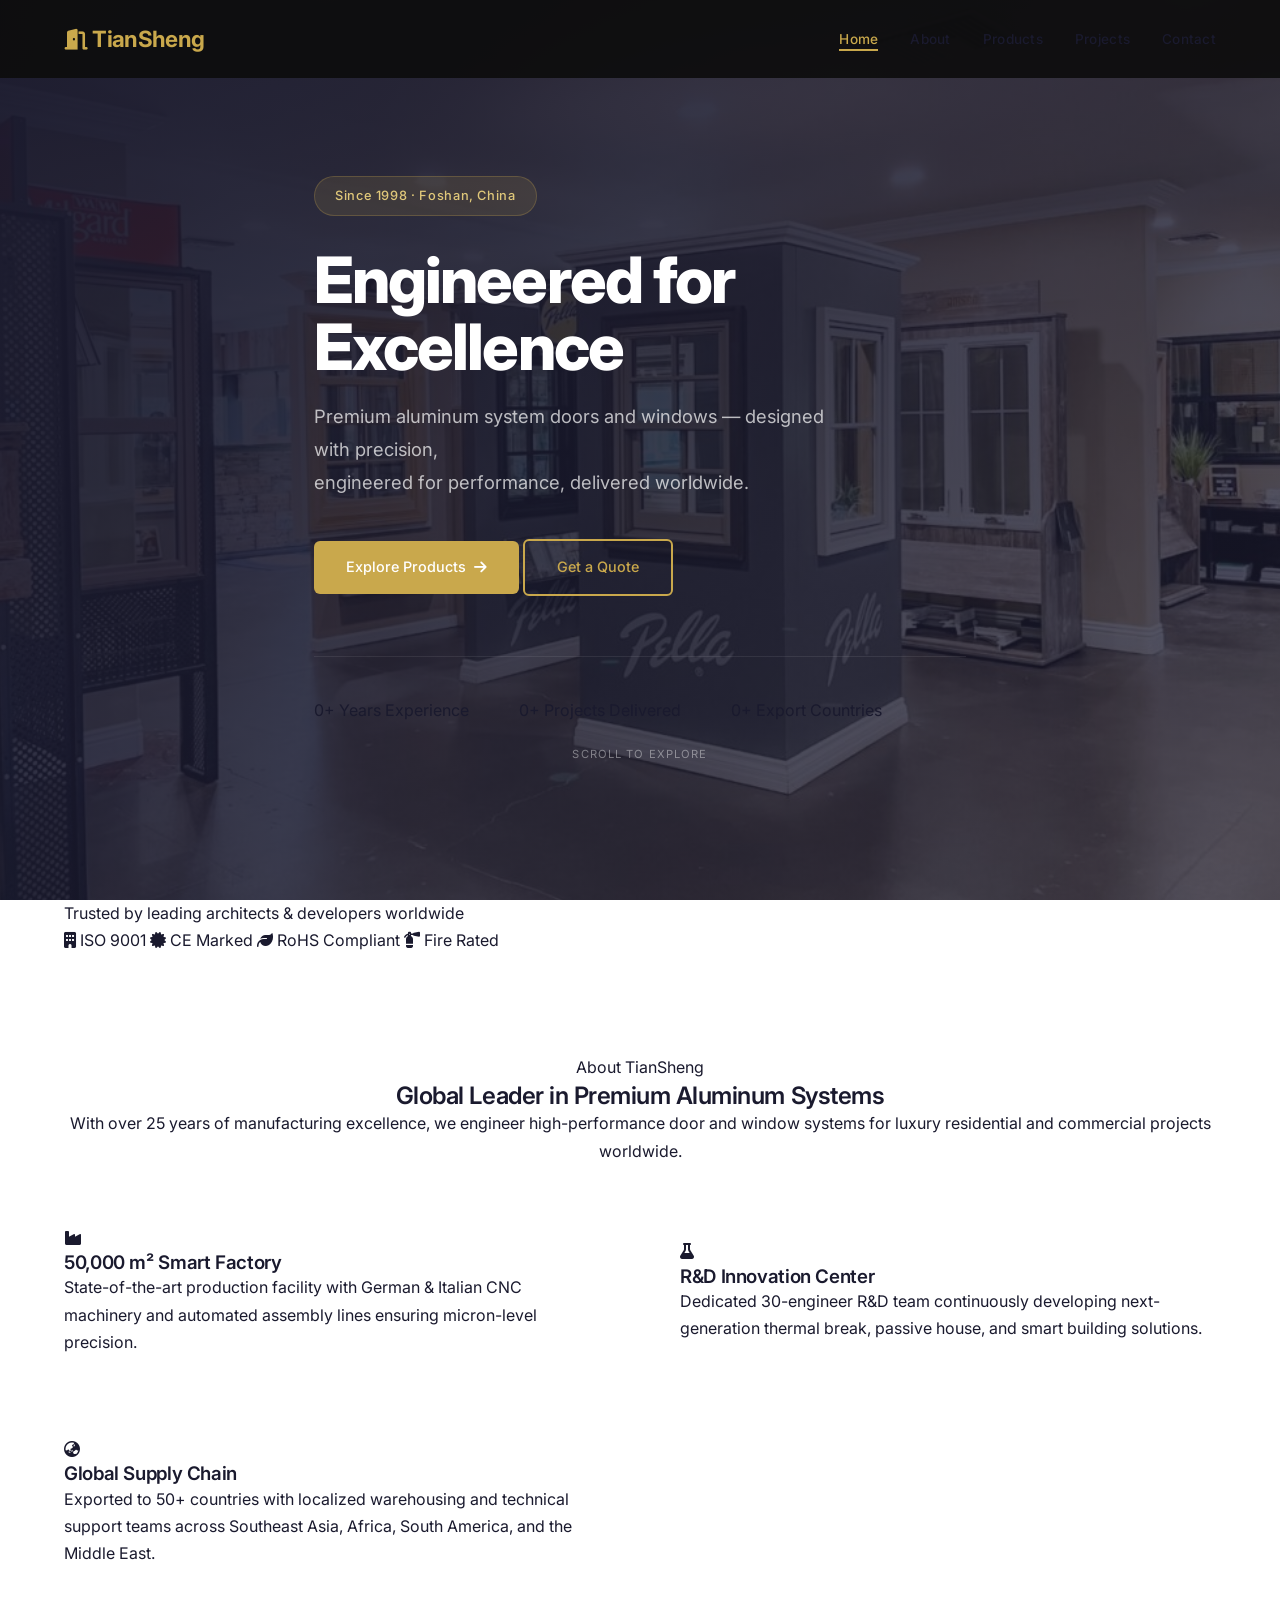
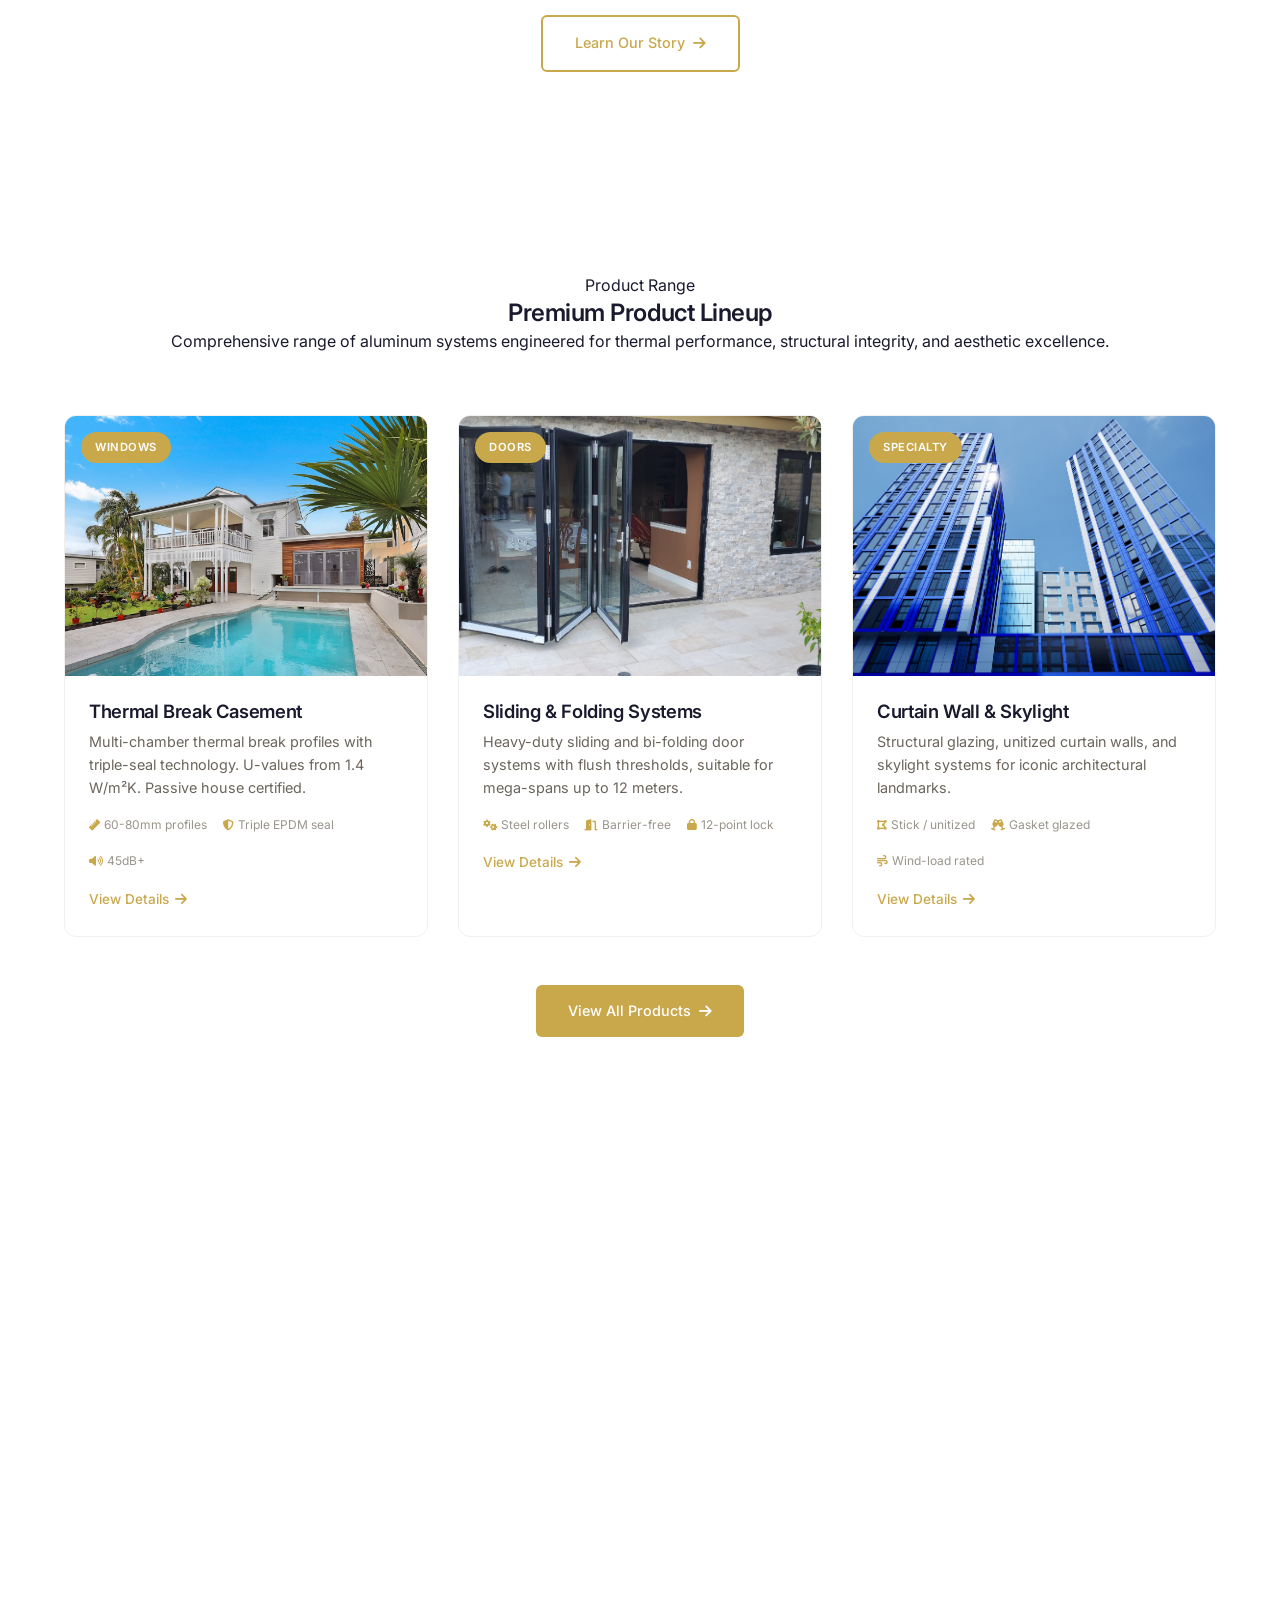
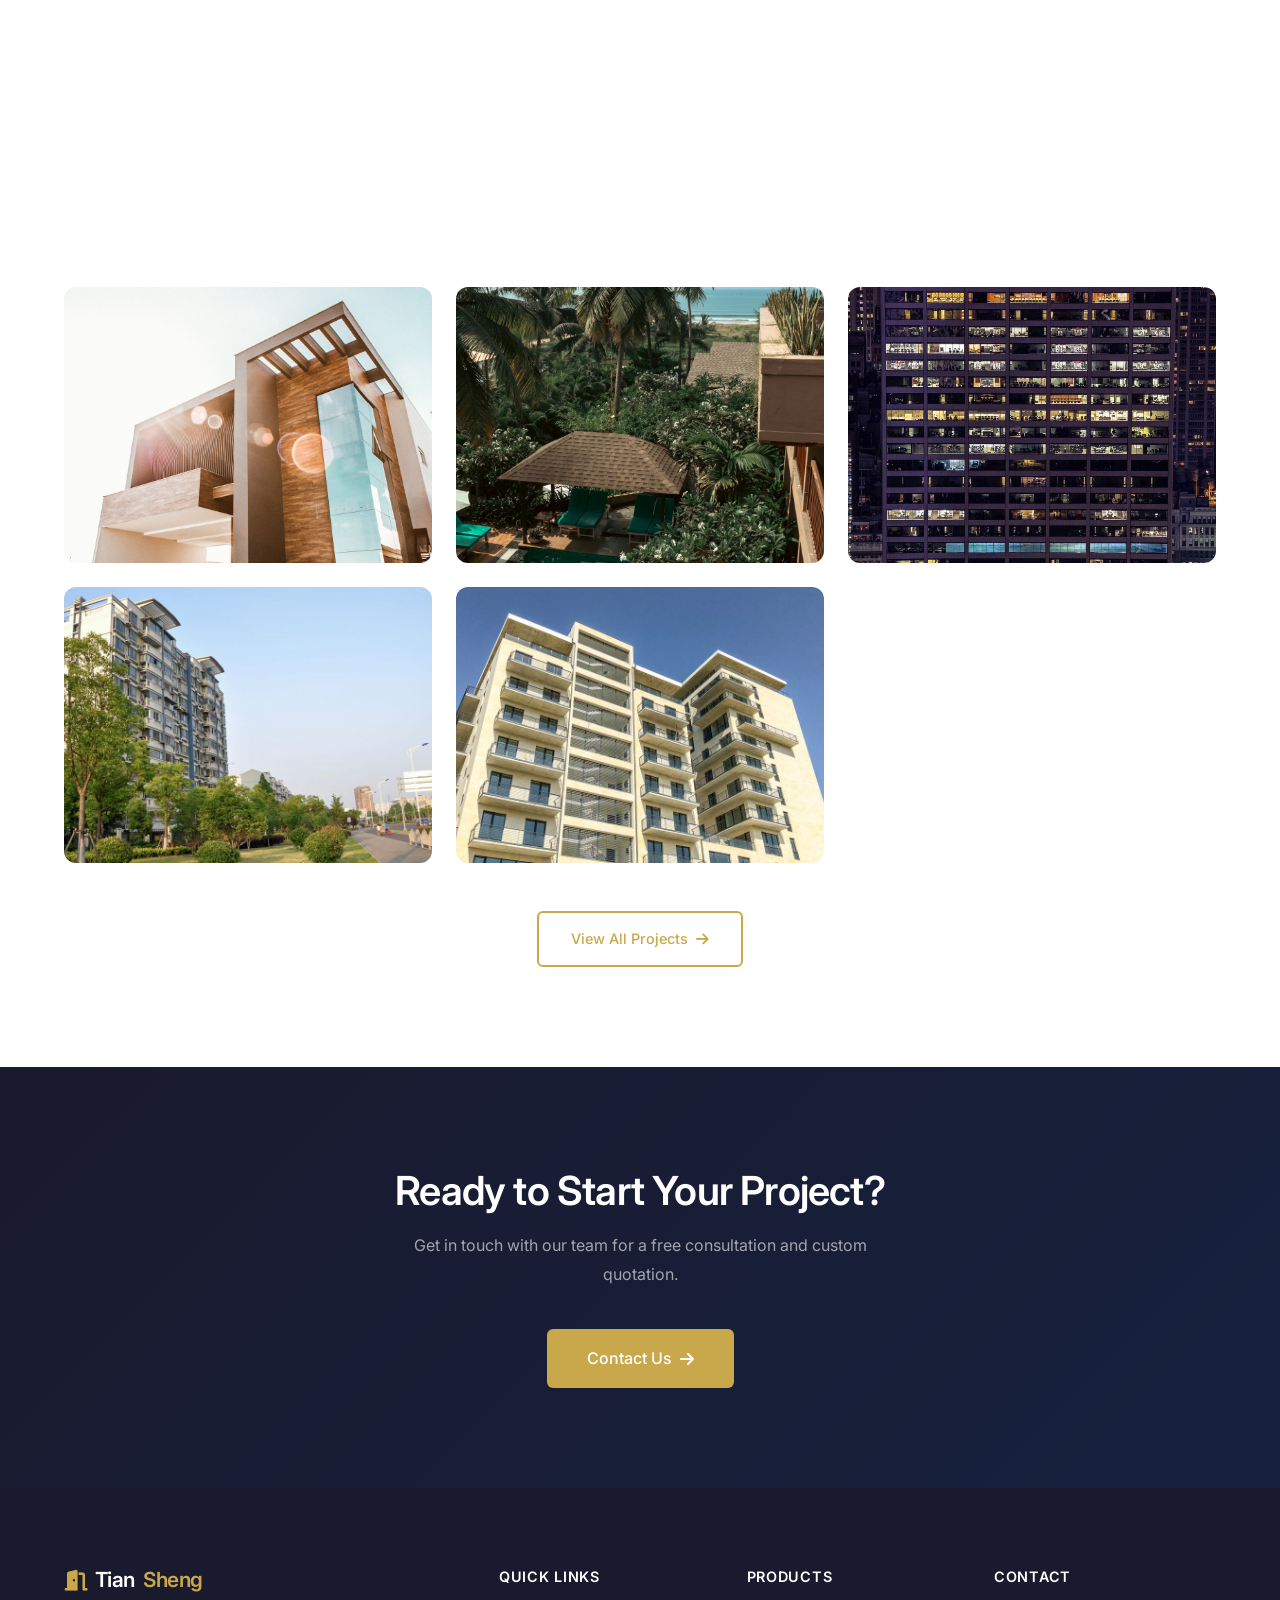
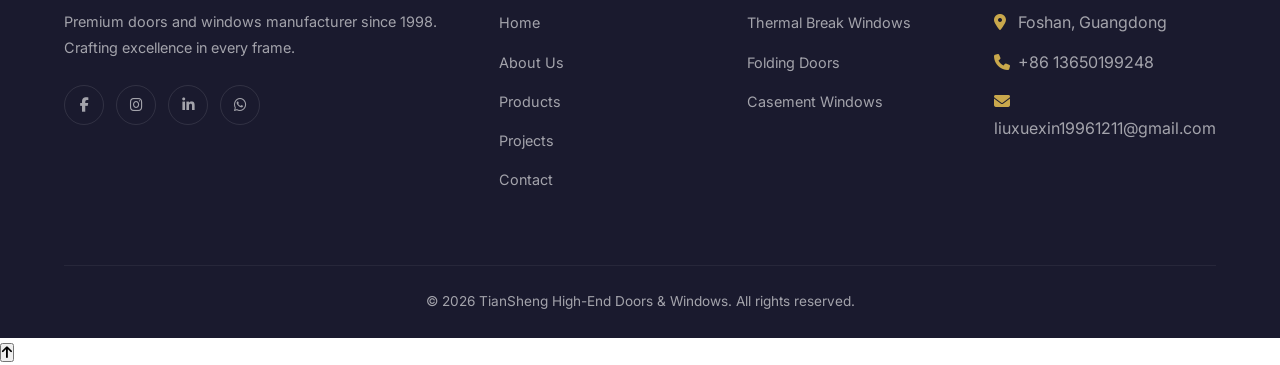
<file: index.html>
<!DOCTYPE html>
<html lang="en">
<head>
  <meta charset="UTF-8">
  <meta name="viewport" content="width=device-width, initial-scale=1.0">
  <title>TianSheng — High-End Doors & Windows | Premium Aluminum Systems</title>
  <meta name="description" content="TianSheng is a world-class manufacturer of thermal break aluminum windows, sliding doors, folding doors and curtain wall systems. ISO 9001, CE certified. Engineered in Foshan, China.">
  <link rel="preconnect" href="https://fonts.googleapis.com">
  <link rel="preconnect" href="https://fonts.gstatic.com" crossorigin>
  <link href="https://fonts.googleapis.com/css2?family=Inter:wght@300;400;500;600;700;800&family=Noto+Sans+SC:wght@300;400;500;700&display=swap" rel="stylesheet">
  <link rel="stylesheet" href="https://cdnjs.cloudflare.com/ajax/libs/font-awesome/6.4.0/css/all.min.css">
  <link rel="stylesheet" href="css/style.css">
</head>
<body>

  <!-- ===== Navigation ===== -->
  <nav class="navbar" id="navbar">
    <div class="container">
      <a href="index.html" class="logo">
        <i class="fas fa-door-open"></i>
        <span>TianSheng</span>
      </a>
      <ul class="nav-links" id="navMenu">
        <li><a href="index.html" class="active">Home</a></li>
        <li><a href="about.html">About</a></li>
        <li><a href="products.html">Products</a></li>
        <li><a href="projects.html">Projects</a></li>
        <li><a href="contact.html">Contact</a></li>
      </ul>
      <button class="hamburger" id="navToggle" aria-label="Toggle navigation">
        <span></span><span></span><span></span>
      </button>
    </div>
  </nav>

  <!-- ===== Hero Section ===== -->
  <section class="hero" id="hero">
    <div class="hero-overlay"></div>
    <div class="hero-bg">
      <img src="images/hero/hero-bg.jpg" alt="TianSheng premium aluminum window and door systems">
    </div>
    <div class="hero-content container">
      <div class="hero-badge">Since 1998 · Foshan, China</div>
      <h1>Engineered for<br><span class="hero-highlight">Excellence</span></h1>
      <p>Premium aluminum system doors and windows — designed with precision,<br>engineered for performance, delivered worldwide.</p>
      <div class="hero-buttons">
        <a href="products.html" class="btn btn-primary">Explore Products <i class="fas fa-arrow-right"></i></a>
        <a href="contact.html" class="btn btn-outline">Get a Quote</a>
      </div>
      <div class="hero-stats">
        <div class="hero-stat">
          <span class="hero-stat-number" data-count="25">0</span><span class="hero-stat-suffix">+</span>
          <span class="hero-stat-label">Years Experience</span>
        </div>
        <div class="hero-stat">
          <span class="hero-stat-number" data-count="500">0</span><span class="hero-stat-suffix">+</span>
          <span class="hero-stat-label">Projects Delivered</span>
        </div>
        <div class="hero-stat">
          <span class="hero-stat-number" data-count="50">0</span><span class="hero-stat-suffix">+</span>
          <span class="hero-stat-label">Export Countries</span>
        </div>
      </div>
      <div class="scroll-indicator">
        <div class="mouse"></div>
        <span>Scroll to explore</span>
      </div>
    </div>
  </section>

  <!-- ===== Brand Bar ===== -->
  <section class="brand-bar">
    <div class="container">
      <span>Trusted by leading architects &amp; developers worldwide</span>
      <div class="brand-logos">
        <span><i class="fas fa-building"></i> ISO 9001</span>
        <span><i class="fas fa-certificate"></i> CE Marked</span>
        <span><i class="fas fa-leaf"></i> RoHS Compliant</span>
        <span><i class="fas fa-fire-extinguisher"></i> Fire Rated</span>
      </div>
    </div>
  </section>

  <!-- ===== About Section ===== -->
  <section class="section" id="about">
    <div class="container">
      <div class="section-header reveal">
        <span class="section-tag">About TianSheng</span>
        <h2>Global Leader in <span>Premium Aluminum Systems</span></h2>
        <p>With over 25 years of manufacturing excellence, we engineer high-performance door and window systems for luxury residential and commercial projects worldwide.</p>
      </div>
      <div class="about-grid">
        <div class="about-card reveal">
          <div class="about-icon"><i class="fas fa-industry"></i></div>
          <h3>50,000 m² Smart Factory</h3>
          <p>State-of-the-art production facility with German & Italian CNC machinery and automated assembly lines ensuring micron-level precision.</p>
        </div>
        <div class="about-card reveal">
          <div class="about-icon"><i class="fas fa-flask"></i></div>
          <h3>R&D Innovation Center</h3>
          <p>Dedicated 30-engineer R&D team continuously developing next-generation thermal break, passive house, and smart building solutions.</p>
        </div>
        <div class="about-card reveal">
          <div class="about-icon"><i class="fas fa-globe-asia"></i></div>
          <h3>Global Supply Chain</h3>
          <p>Exported to 50+ countries with localized warehousing and technical support teams across Southeast Asia, Africa, South America, and the Middle East.</p>
        </div>
      </div>
      <div style="text-align:center;margin-top:48px;" class="reveal">
        <a href="about.html" class="btn btn-outline">Learn Our Story <i class="fas fa-arrow-right"></i></a>
      </div>
    </div>
  </section>

  <!-- ===== Products Section ===== -->
  <section class="section section-dark" id="products">
    <div class="container">
      <div class="section-header reveal">
        <span class="section-tag">Product Range</span>
        <h2>Premium <span>Product Lineup</span></h2>
        <p>Comprehensive range of aluminum systems engineered for thermal performance, structural integrity, and aesthetic excellence.</p>
      </div>
      <div class="products-grid">
        <div class="product-card reveal">
          <div class="product-card-image">
            <img src="images/products/casement-window.jpg" alt="Thermal Break Casement Window">
            <span class="product-card-badge">Windows</span>
          </div>
          <div class="product-card-body">
            <h3>Thermal Break Casement</h3>
            <p>Multi-chamber thermal break profiles with triple-seal technology. U-values from 1.4 W/m²K. Passive house certified.</p>
            <div class="product-card-specs">
              <span class="product-card-spec"><i class="fas fa-ruler"></i> 60-80mm profiles</span>
              <span class="product-card-spec"><i class="fas fa-shield-alt"></i> Triple EPDM seal</span>
              <span class="product-card-spec"><i class="fas fa-volume-up"></i> 45dB+</span>
            </div>
            <a href="products.html" class="product-card-link">View Details <i class="fas fa-arrow-right"></i></a>
          </div>
        </div>
        <div class="product-card reveal">
          <div class="product-card-image">
            <img src="images/products/folding-door.jpg" alt="Sliding and Folding Door Systems">
            <span class="product-card-badge">Doors</span>
          </div>
          <div class="product-card-body">
            <h3>Sliding & Folding Systems</h3>
            <p>Heavy-duty sliding and bi-folding door systems with flush thresholds, suitable for mega-spans up to 12 meters.</p>
            <div class="product-card-specs">
              <span class="product-card-spec"><i class="fas fa-cogs"></i> Steel rollers</span>
              <span class="product-card-spec"><i class="fas fa-door-open"></i> Barrier-free</span>
              <span class="product-card-spec"><i class="fas fa-lock"></i> 12-point lock</span>
            </div>
            <a href="products.html" class="product-card-link">View Details <i class="fas fa-arrow-right"></i></a>
          </div>
        </div>
        <div class="product-card reveal">
          <div class="product-card-image">
            <img src="images/products/curtain-wall.jpg" alt="Curtain Wall and Skylight Systems">
            <span class="product-card-badge">Specialty</span>
          </div>
          <div class="product-card-body">
            <h3>Curtain Wall & Skylight</h3>
            <p>Structural glazing, unitized curtain walls, and skylight systems for iconic architectural landmarks.</p>
            <div class="product-card-specs">
              <span class="product-card-spec"><i class="fas fa-draw-polygon"></i> Stick / unitized</span>
              <span class="product-card-spec"><i class="fas fa-glass-cheers"></i> Gasket glazed</span>
              <span class="product-card-spec"><i class="fas fa-wind"></i> Wind-load rated</span>
            </div>
            <a href="products.html" class="product-card-link">View Details <i class="fas fa-arrow-right"></i></a>
          </div>
        </div>
      </div>
      <div style="text-align:center;margin-top:48px;" class="reveal">
        <a href="products.html" class="btn btn-primary">View All Products <i class="fas fa-arrow-right"></i></a>
      </div>
    </div>
  </section>

  <!-- ===== Certifications ===== -->
  <section class="section">
    <div class="container">
      <div class="section-header reveal">
        <span class="section-tag">Certifications</span>
        <h2>Quality &amp; <span>Compliance Certifications</span></h2>
        <p>We hold internationally recognized certifications that demonstrate our commitment to quality, safety, and environmental responsibility.</p>
      </div>
      <div class="certs-grid">
        <div class="cert-card reveal"><i class="fas fa-check-circle"></i><span>ISO 9001:2015</span></div>
        <div class="cert-card reveal"><i class="fas fa-check-circle"></i><span>CE Marking (EN 14351-1)</span></div>
        <div class="cert-card reveal"><i class="fas fa-check-circle"></i><span>Passive House Certified</span></div>
        <div class="cert-card reveal"><i class="fas fa-check-circle"></i><span>CWCT Tested (Curtain Wall)</span></div>
        <div class="cert-card reveal"><i class="fas fa-check-circle"></i><span>RoHS & REACH Compliant</span></div>
        <div class="cert-card reveal"><i class="fas fa-check-circle"></i><span>Fire Rated (EI30-EI120)</span></div>
      </div>
    </div>
  </section>

  <!-- ===== Projects Section ===== -->
  <section class="section section-dark" id="projects">
    <div class="container">
      <div class="section-header reveal">
        <span class="section-tag">Featured Projects</span>
        <h2>Iconic <span>Projects Worldwide</span></h2>
        <p>From luxury residences to commercial landmarks, our systems deliver performance and aesthetics across diverse environments.</p>
      </div>
      <div class="projects-grid">
        <div class="project-card reveal">
          <img src="images/projects/australia-villa.jpg" alt="Australian Luxury Villa">
          <div class="project-card-overlay">
            <span class="project-card-tag">Residential</span>
            <h3>Australian Luxury Villa</h3>
            <p>Sydney, Australia</p>
          </div>
        </div>
        <div class="project-card reveal">
          <img src="images/projects/kenya-hotel.jpg" alt="Accra Hotel">
          <div class="project-card-overlay">
            <span class="project-card-tag">Hospitality</span>
            <h3>Accra Hotel</h3>
            <p>Nairobi, Kenya</p>
          </div>
        </div>
        <div class="project-card reveal">
          <img src="images/projects/zimbabwe-airport.jpg" alt="International Airport">
          <div class="project-card-overlay">
            <span class="project-card-tag">Public</span>
            <h3>International Airport</h3>
            <p>Harare, Zimbabwe</p>
          </div>
        </div>
        <div class="project-card reveal">
          <img src="images/projects/rwanda-garden-city.jpg" alt="Garden City Complex">
          <div class="project-card-overlay">
            <span class="project-card-tag">Commercial</span>
            <h3>Garden City Complex</h3>
            <p>Kigali, Rwanda</p>
          </div>
        </div>
        <div class="project-card reveal">
          <img src="images/projects/saudi-residence.jpg" alt="108 Residence Compound">
          <div class="project-card-overlay">
            <span class="project-card-tag">Residential</span>
            <h3>108 Residence Compound</h3>
            <p>Riyadh, Saudi Arabia</p>
          </div>
        </div>
      </div>
      <div style="text-align:center;margin-top:48px;" class="reveal">
        <a href="projects.html" class="btn btn-outline">View All Projects <i class="fas fa-arrow-right"></i></a>
      </div>
    </div>
  </section>

  <!-- ===== CTA Section ===== -->
  <section class="section cta-section">
    <div class="container reveal">
      <h2>Ready to Start Your Project?</h2>
      <p>Get in touch with our team for a free consultation and custom quotation.</p>
      <a href="contact.html" class="btn btn-primary btn-lg">
        Contact Us <i class="fas fa-arrow-right"></i>
      </a>
    </div>
  </section>

  <!-- ===== Footer ===== -->
  <footer class="footer">
    <div class="container">
      <div class="footer-grid">
        <div class="footer-brand">
          <h3><i class="fas fa-door-open"></i> Tian<span>Sheng</span></h3>
          <p>Premium doors and windows manufacturer since 1998. Crafting excellence in every frame.</p>
          <div class="footer-social">
            <a href="#" aria-label="Facebook"><i class="fab fa-facebook-f"></i></a>
            <a href="#" aria-label="Instagram"><i class="fab fa-instagram"></i></a>
            <a href="#" aria-label="LinkedIn"><i class="fab fa-linkedin-in"></i></a>
            <a href="#" aria-label="WhatsApp"><i class="fab fa-whatsapp"></i></a>
          </div>
        </div>
        <div class="footer-col">
          <h4>Quick Links</h4>
          <ul>
            <li><a href="index.html">Home</a></li>
            <li><a href="about.html">About Us</a></li>
            <li><a href="products.html">Products</a></li>
            <li><a href="projects.html">Projects</a></li>
            <li><a href="contact.html">Contact</a></li>
          </ul>
        </div>
        <div class="footer-col">
          <h4>Products</h4>
          <ul>
            <li><a href="products.html">Thermal Break Windows</a></li>
            <li><a href="products.html">Folding Doors</a></li>
            <li><a href="products.html">Casement Windows</a></li>
          </ul>
        </div>
        <div class="footer-col">
          <h4>Contact</h4>
          <ul>
            <li><i class="fas fa-map-marker-alt"></i> Foshan, Guangdong</li>
            <li><i class="fas fa-phone"></i> +86 13650199248</li>
            <li><i class="fas fa-envelope"></i> liuxuexin19961211@gmail.com</li>
          </ul>
        </div>
      </div>
      <div class="footer-bottom">
        <p>&copy; 2026 TianSheng High-End Doors & Windows. All rights reserved.</p>
      </div>
    </div>
  </footer>

  <!-- ===== Back to Top ===== -->
  <button id="backToTop" aria-label="Back to top"><i class="fas fa-arrow-up"></i></button>

  <!-- ===== SCRIPTS ===== -->
  <script src="js/script.js"></script>
</body>
</html>
</file>
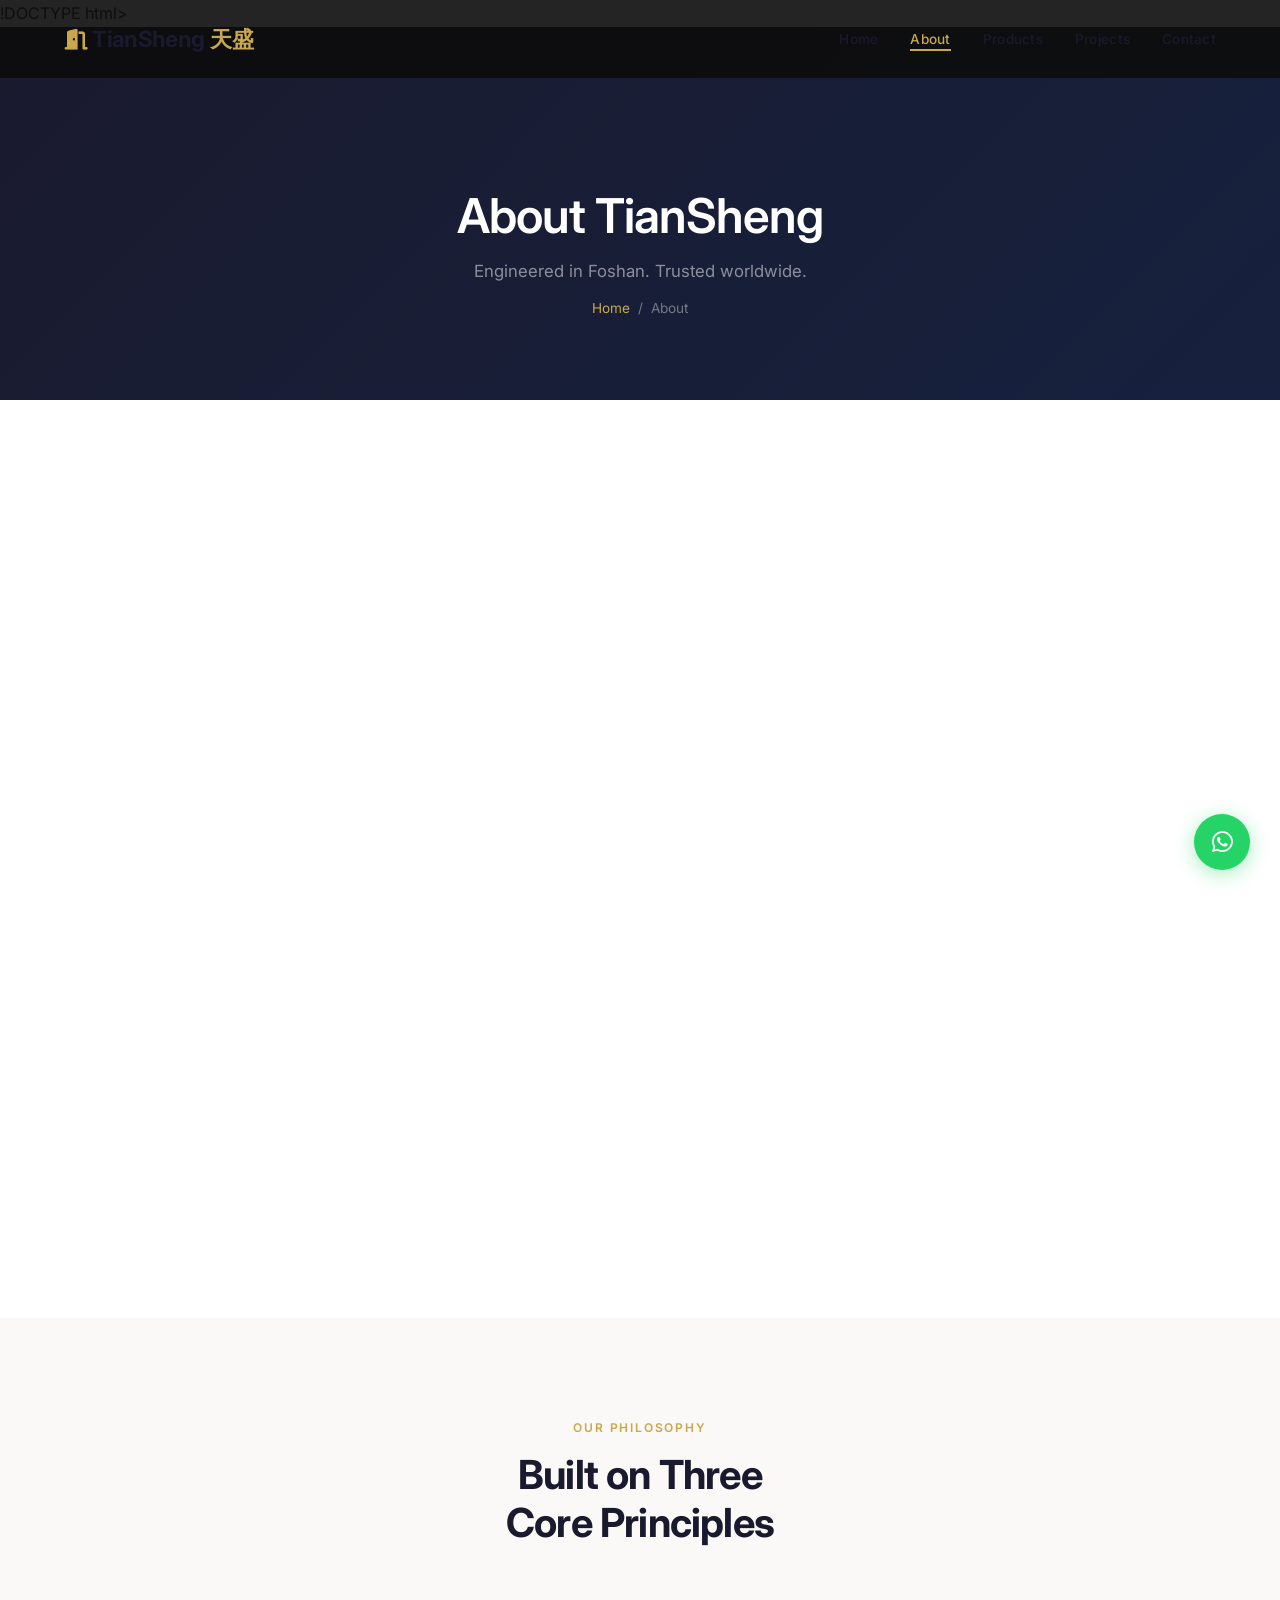
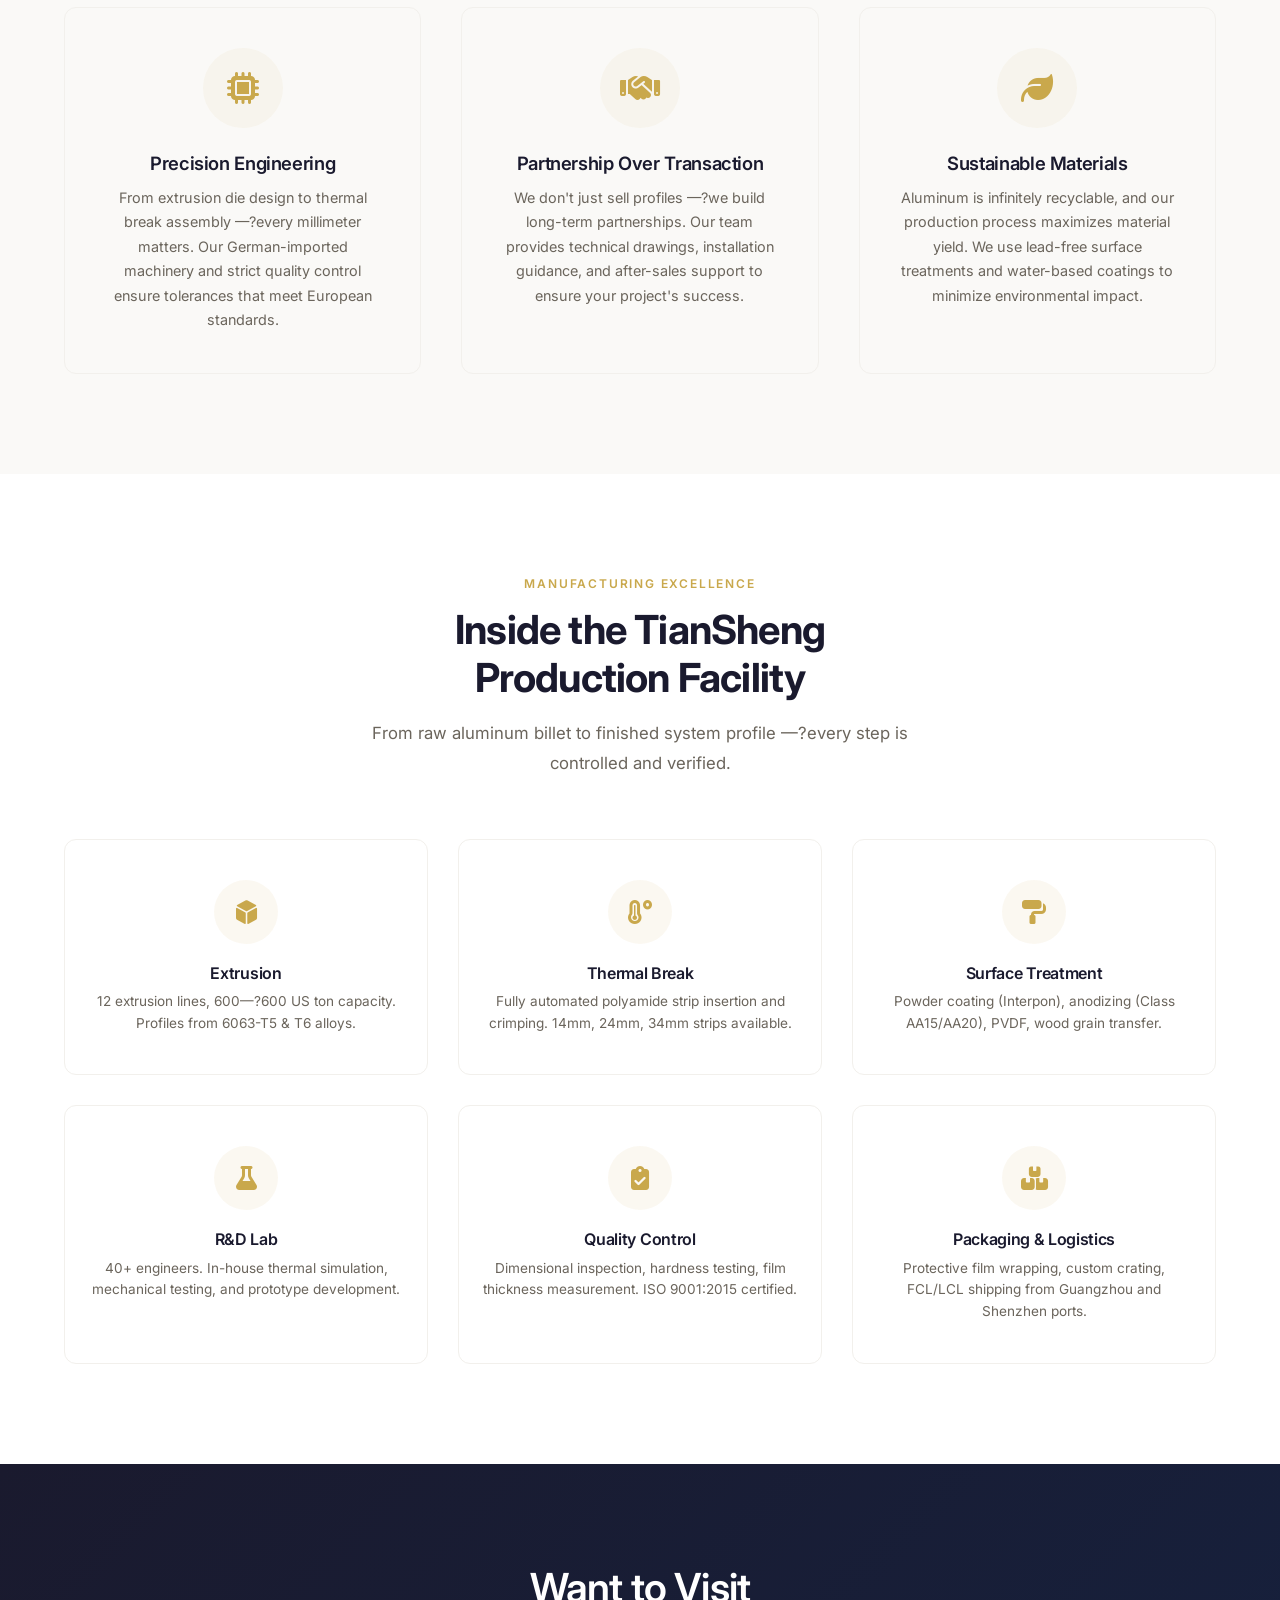
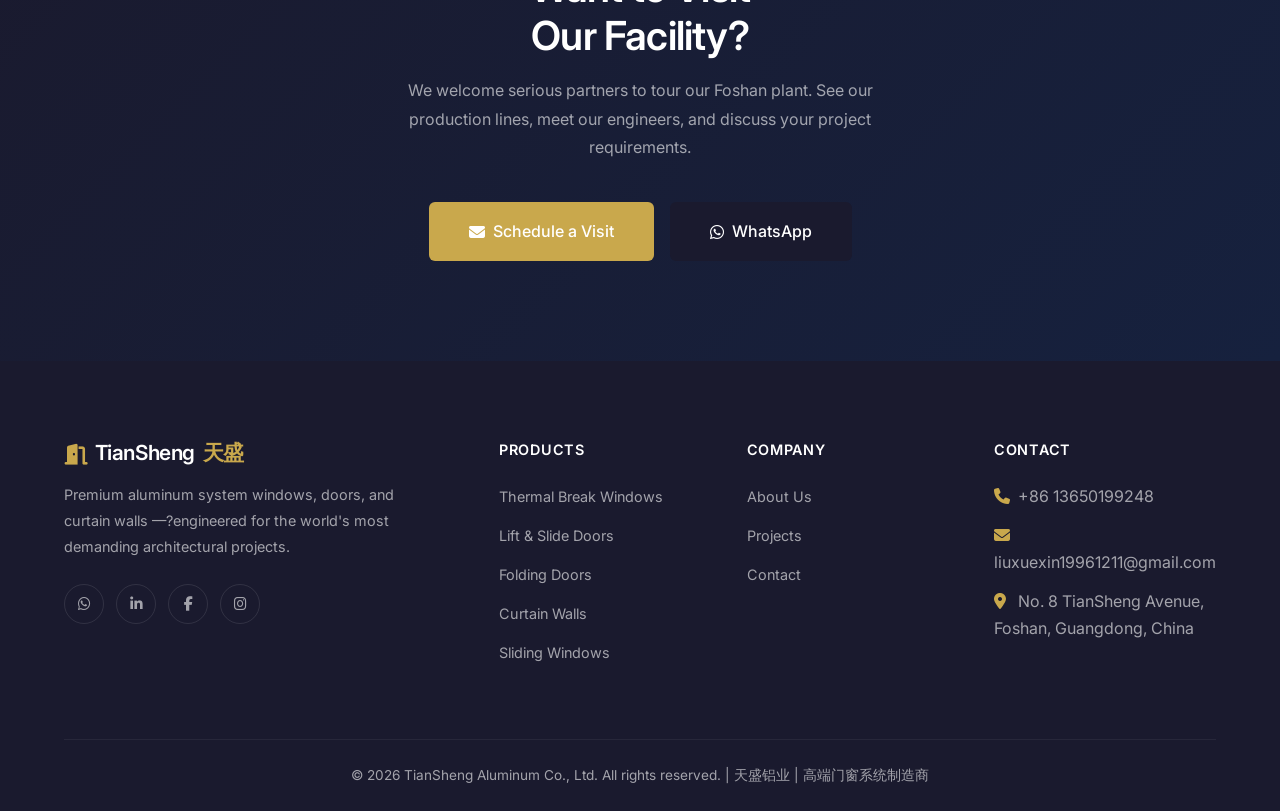
<file: about.html>
﻿!DOCTYPE html>
<html lang="en">
<head>
    <meta charset="UTF-8">
    <meta name="viewport" content="width=device-width, initial-scale=1.0">
    <title>About TianSheng —?Premium System Windows & Doors Manufacturer</title>
    <meta name="description" content="Learn about TianSheng —?a world-class manufacturer of premium aluminum system windows, doors, and curtain walls. 25+ years of engineering excellence in Foshan, China.">
    <link rel="preconnect" href="https://fonts.googleapis.com">
    <link rel="preconnect" href="https://fonts.gstatic.com" crossorigin>
    <link href="https://fonts.googleapis.com/css2?family=Inter:wght@300;400;500;600;700;800&display=swap" rel="stylesheet">
    <link rel="stylesheet" href="https://cdnjs.cloudflare.com/ajax/libs/font-awesome/6.4.0/css/all.min.css">
    <link rel="stylesheet" href="css/style.css">
</head>
<body>
    <nav class="navbar" id="navbar">
        <div class="container">
            <a href="index.html" class="logo">
                <i class="fas fa-door-open"></i>
                TianSheng <span>天盛</span>
            </a>
            <ul class="nav-links" id="navMenu">
                <li><a href="index.html">Home</a></li>
                <li><a href="about.html" class="active">About</a></li>
                <li><a href="products.html">Products</a></li>
                <li><a href="projects.html">Projects</a></li>
                <li><a href="contact.html">Contact</a></li>
            </ul>
            <button class="hamburger" id="navToggle" aria-label="Toggle navigation">
                <span></span><span></span><span></span>
            </button>
        </div>
    </nav>

    <section class="page-header">
        <div class="container">
            <h1 class="reveal">About TianSheng</h1>
            <p class="reveal">Engineered in Foshan. Trusted worldwide.</p>
            <div class="breadcrumb reveal">
                <a href="index.html">Home</a> / <span>About</span>
            </div>
        </div>
    </section>

    <!-- Story -->
    <section class="about-section section">
        <div class="container">
            <div class="about-grid">
                <div class="about-content reveal-left">
                    <span class="section-label">Our Story</span>
                    <h2 class="section-title">From a Workshop<br>to a Global Enterprise</h2>
                    <p>
                        TianSheng was founded in 1998 by a team of aluminum engineers who shared a 
                        singular vision: to create building envelope systems that match the world's 
                        finest —?at a price that makes them accessible to every market.
                    </p>
                    <p>
                        Starting with a single extrusion line in a 2,000 m² workshop, we have grown 
                        into a 50,000 m² manufacturing campus with 12 extrusion lines, fully automated 
                        powder coating and anodizing plants, and a dedicated research & development 
                        center staffed by 40+ engineers.
                    </p>
                    <p>
                        Today, TianSheng exports to over 30 countries across Africa, Southeast Asia, 
                        the Middle East, Europe, and the Americas. Our systems are installed in 
                        luxury villas, commercial towers, government buildings, and hospitality projects 
                        —?a testament to the trust our partners place in us.
                    </p>
                    <div class="about-features" style="margin-top: 32px;">
                        <div class="about-feature">
                            <i class="fas fa-calendar-alt"></i>
                            <span>Est. 1998 · 25+ Years</span>
                        </div>
                        <div class="about-feature">
                            <i class="fas fa-industry"></i>
                            <span>50,000 m² Facility</span>
                        </div>
                        <div class="about-feature">
                            <i class="fas fa-globe-asia"></i>
                            <span>Exports to 30+ Countries</span>
                        </div>
                        <div class="about-feature">
                            <i class="fas fa-users"></i>
                            <span>300+ Employees</span>
                        </div>
                    </div>
                </div>
                <div class="about-image reveal-right">
                    <img src="images/about/factory-aerial.jpg" alt="TianSheng factory and production facility" loading="lazy">
                    <div class="about-image-badge">
                        <h3>50,000 m²</h3>
                        <p>State-of-the-art facility in Foshan</p>
                    </div>
                </div>
            </div>
        </div>
    </section>

    <!-- Values / Philosophy -->
    <section class="values-section section" style="background: var(--gray-50);">
        <div class="container">
            <div class="section-header reveal">
                <span class="section-label">Our Philosophy</span>
                <h2 class="section-title">Built on Three<br>Core Principles</h2>
            </div>
            <div class="values-grid">
                <div class="value-card reveal">
                    <div class="value-icon">
                        <i class="fas fa-microchip"></i>
                    </div>
                    <h3>Precision Engineering</h3>
                    <p>From extrusion die design to thermal break assembly —?every millimeter matters. Our German-imported machinery and strict quality control ensure tolerances that meet European standards.</p>
                </div>
                <div class="value-card reveal">
                    <div class="value-icon">
                        <i class="fas fa-handshake"></i>
                    </div>
                    <h3>Partnership Over Transaction</h3>
                    <p>We don't just sell profiles —?we build long-term partnerships. Our team provides technical drawings, installation guidance, and after-sales support to ensure your project's success.</p>
                </div>
                <div class="value-card reveal">
                    <div class="value-icon">
                        <i class="fas fa-leaf"></i>
                    </div>
                    <h3>Sustainable Materials</h3>
                    <p>Aluminum is infinitely recyclable, and our production process maximizes material yield. We use lead-free surface treatments and water-based coatings to minimize environmental impact.</p>
                </div>
            </div>
        </div>
    </section>

    <!-- Factory Tour -->
    <section class="section">
        <div class="container">
            <div class="section-header reveal">
                <span class="section-label">Manufacturing Excellence</span>
                <h2 class="section-title">Inside the TianSheng<br>Production Facility</h2>
                <p class="section-subtitle">From raw aluminum billet to finished system profile —?every step is controlled and verified.</p>
            </div>
            <div class="tech-grid" style="grid-template-columns: repeat(3, 1fr);">
                <div class="tech-card reveal">
                    <div class="tech-card-icon">
                        <i class="fas fa-dice-d6"></i>
                    </div>
                    <h4>Extrusion</h4>
                    <p>12 extrusion lines, 600—?600 US ton capacity. Profiles from 6063-T5 & T6 alloys.</p>
                </div>
                <div class="tech-card reveal">
                    <div class="tech-card-icon">
                        <i class="fas fa-temperature-high"></i>
                    </div>
                    <h4>Thermal Break</h4>
                    <p>Fully automated polyamide strip insertion and crimping. 14mm, 24mm, 34mm strips available.</p>
                </div>
                <div class="tech-card reveal">
                    <div class="tech-card-icon">
                        <i class="fas fa-paint-roller"></i>
                    </div>
                    <h4>Surface Treatment</h4>
                    <p>Powder coating (Interpon), anodizing (Class AA15/AA20), PVDF, wood grain transfer.</p>
                </div>
                <div class="tech-card reveal">
                    <div class="tech-card-icon">
                        <i class="fas fa-flask"></i>
                    </div>
                    <h4>R&D Lab</h4>
                    <p>40+ engineers. In-house thermal simulation, mechanical testing, and prototype development.</p>
                </div>
                <div class="tech-card reveal">
                    <div class="tech-card-icon">
                        <i class="fas fa-clipboard-check"></i>
                    </div>
                    <h4>Quality Control</h4>
                    <p>Dimensional inspection, hardness testing, film thickness measurement. ISO 9001:2015 certified.</p>
                </div>
                <div class="tech-card reveal">
                    <div class="tech-card-icon">
                        <i class="fas fa-boxes"></i>
                    </div>
                    <h4>Packaging & Logistics</h4>
                    <p>Protective film wrapping, custom crating, FCL/LCL shipping from Guangzhou and Shenzhen ports.</p>
                </div>
            </div>
        </div>
    </section>

    <!-- CTA -->
    <section class="cta-section">
        <div class="container">
            <h2 class="reveal">Want to Visit<br>Our Facility?</h2>
            <p class="reveal">We welcome serious partners to tour our Foshan plant. See our production lines, meet our engineers, and discuss your project requirements.</p>
            <div class="cta-actions reveal">
                <a href="contact.html" class="btn btn-primary btn-lg">
                    <i class="fas fa-envelope"></i> Schedule a Visit
                </a>
                <a href="https://wa.me/8613650199248" target="_blank" class="btn btn-dark btn-lg">
                    <i class="fab fa-whatsapp"></i> WhatsApp
                </a>
            </div>
        </div>
    </section>

    <footer class="footer">
        <div class="container">
            <div class="footer-grid">
                <div class="footer-brand">
                    <h3><i class="fas fa-door-open"></i> TianSheng <span>天盛</span></h3>
                    <p>Premium aluminum system windows, doors, and curtain walls —?engineered for the world's most demanding architectural projects.</p>
                    <div class="footer-social">
                        <a href="https://wa.me/8613650199248" target="_blank" aria-label="WhatsApp"><i class="fab fa-whatsapp"></i></a>
                        <a href="#" aria-label="LinkedIn"><i class="fab fa-linkedin-in"></i></a>
                        <a href="#" aria-label="Facebook"><i class="fab fa-facebook-f"></i></a>
                        <a href="#" aria-label="Instagram"><i class="fab fa-instagram"></i></a>
                    </div>
                </div>
                <div class="footer-col">
                    <h4>Products</h4>
                    <ul>
                        <li><a href="products.html">Thermal Break Windows</a></li>
                        <li><a href="products.html">Lift & Slide Doors</a></li>
                        <li><a href="products.html">Folding Doors</a></li>
                        <li><a href="products.html">Curtain Walls</a></li>
                        <li><a href="products.html">Sliding Windows</a></li>
                    </ul>
                </div>
                <div class="footer-col">
                    <h4>Company</h4>
                    <ul>
                        <li><a href="about.html">About Us</a></li>
                        <li><a href="projects.html">Projects</a></li>
                        <li><a href="contact.html">Contact</a></li>
                    </ul>
                </div>
                <div class="footer-col">
                    <h4>Contact</h4>
                    <ul>
                        <li><i class="fas fa-phone"></i> +86 13650199248</li>
                        <li><i class="fas fa-envelope"></i> liuxuexin19961211@gmail.com</li>
                        <li><i class="fas fa-map-marker-alt"></i> No. 8 TianSheng Avenue, Foshan, Guangdong, China</li>
                    </ul>
                </div>
            </div>
            <div class="footer-bottom">
                <p>&copy; 2026 TianSheng Aluminum Co., Ltd. All rights reserved. | 天盛铝业 | 高端门窗系统制造商</p>
            </div>
        </div>
    </footer>

    <a href="https://wa.me/8613650199248" target="_blank" class="whatsapp-float" aria-label="Contact via WhatsApp">
        <i class="fab fa-whatsapp"></i>
    </a>
    <button class="back-to-top" id="backToTop" aria-label="Back to top">
        <i class="fas fa-arrow-up"></i>
    </button>

    <script src="js/script.js"></script>
</body>
</html>
</file>
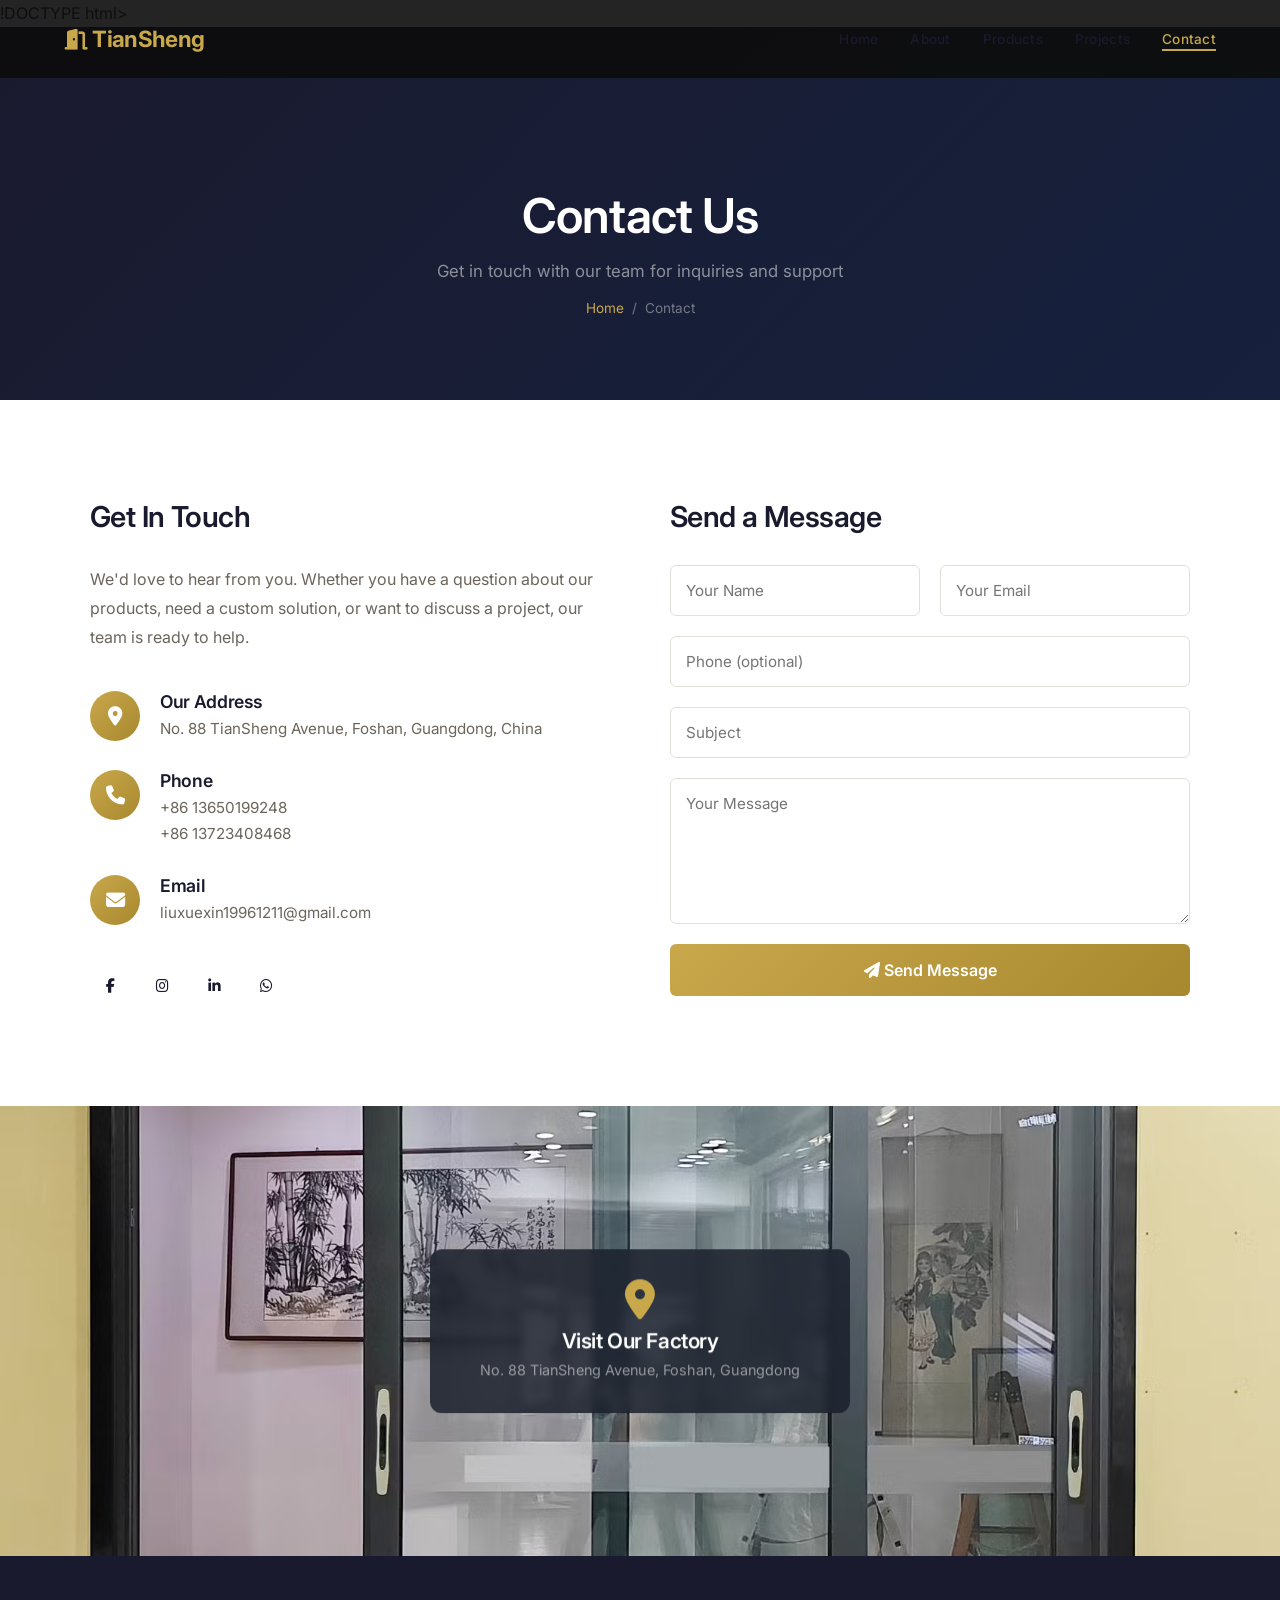
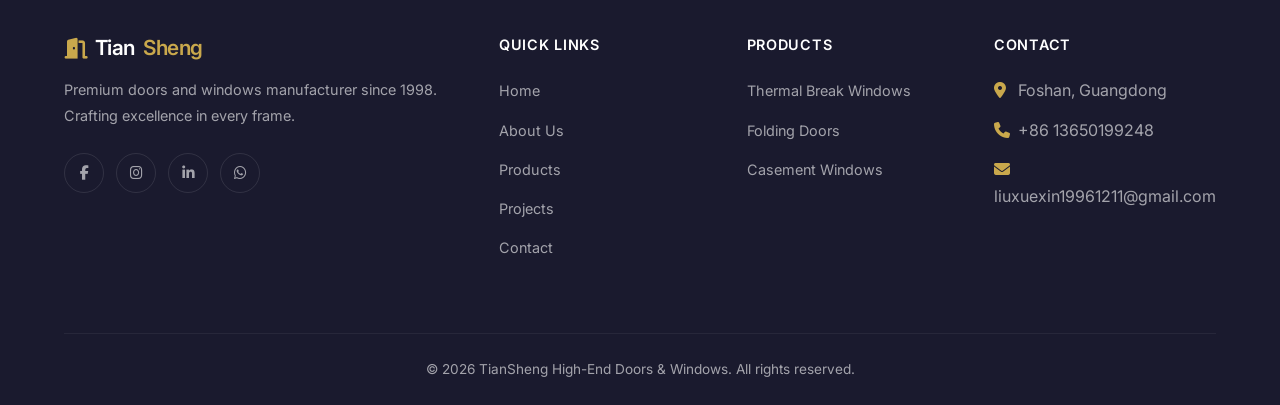
<file: contact.html>
﻿!DOCTYPE html>
<html lang="en">
<head>
  <meta charset="UTF-8">
  <meta name="viewport" content="width=device-width, initial-scale=1.0">
  <title>Contact Us —?TianSheng High-End Doors & Windows</title>
  <link rel="preconnect" href="https://fonts.googleapis.com">
  <link rel="preconnect" href="https://fonts.gstatic.com" crossorigin>
  <link href="https://fonts.googleapis.com/css2?family=Inter:wght@300;400;500;600;700;800&family=Noto+Sans+SC:wght@300;400;500;700&display=swap" rel="stylesheet">
  <link rel="stylesheet" href="https://cdnjs.cloudflare.com/ajax/libs/font-awesome/6.4.0/css/all.min.css">
  <link rel="stylesheet" href="css/style.css">
</head>
<body>

  <!-- ===== Navigation ===== -->
  <nav class="navbar" id="navbar">
    <div class="container">
      <a href="index.html" class="logo">
        <i class="fas fa-door-open"></i>
        <span>TianSheng</span>
      </a>
      <ul class="nav-links" id="navMenu">
        <li><a href="index.html">Home</a></li>
        <li><a href="about.html">About</a></li>
        <li><a href="products.html">Products</a></li>
        <li><a href="projects.html">Projects</a></li>
        <li><a href="contact.html" class="active">Contact</a></li>
      </ul>
      <button class="hamburger" id="navToggle" aria-label="Toggle navigation">
        <span></span><span></span><span></span>
      </button>
    </div>
  </nav>

  <!-- ===== Page Header ===== -->
  <section class="page-header">
    <div class="container">
      <h1>Contact Us</h1>
      <p>Get in touch with our team for inquiries and support</p>
      <div class="breadcrumb">
        <a href="index.html">Home</a> / <span>Contact</span>
      </div>
    </div>
  </section>

  <!-- ===== Contact Section ===== -->
  <section class="section">
    <div class="container">
      <div class="contact-grid">

        <!-- Contact Information -->
        <div class="contact-info">
          <h2>Get In Touch</h2>
          <p>
            We'd love to hear from you. Whether you have a question about our products,
            need a custom solution, or want to discuss a project, our team is ready to help.
          </p>

          <div class="info-item">
            <div class="info-icon">
              <i class="fas fa-map-marker-alt"></i>
            </div>
            <div>
              <h3>Our Address</h3>
              <p>No. 88 TianSheng Avenue, Foshan, Guangdong, China</p>
            </div>
          </div>

          <div class="info-item">
            <div class="info-icon">
              <i class="fas fa-phone"></i>
            </div>
            <div>
              <h3>Phone</h3>
              <p>+86 13650199248</p>
              <p>+86 13723408468</p>
            </div>
          </div>

          <div class="info-item">
            <div class="info-icon">
              <i class="fas fa-envelope"></i>
            </div>
            <div>
              <h3>Email</h3>
              <p>liuxuexin19961211@gmail.com</p>
            </div>
          </div>

          <div class="footer-social" style="margin-top: 40px;">
            <a href="#" aria-label="Facebook"><i class="fab fa-facebook-f"></i></a>
            <a href="#" aria-label="Instagram"><i class="fab fa-instagram"></i></a>
            <a href="#" aria-label="LinkedIn"><i class="fab fa-linkedin-in"></i></a>
            <a href="#" aria-label="WhatsApp"><i class="fab fa-whatsapp"></i></a>
          </div>
        </div>

        <!-- Contact Form -->
        <div class="contact-form">
          <h2>Send a Message</h2>
          <form id="contactForm">
            <div class="form-row">
              <div class="form-group">
                <input type="text" id="name" class="form-input" placeholder="Your Name" required>
              </div>
              <div class="form-group">
                <input type="email" id="email" class="form-input" placeholder="Your Email" required>
              </div>
            </div>
            <div class="form-group">
              <input type="tel" id="phone" class="form-input" placeholder="Phone (optional)">
            </div>
            <div class="form-group">
              <input type="text" id="subject" class="form-input" placeholder="Subject" required>
            </div>
            <div class="form-group">
              <textarea id="message" class="form-textarea" rows="6" placeholder="Your Message" required></textarea>
            </div>
            <button type="submit" class="form-submit">
              <i class="fas fa-paper-plane"></i> Send Message
            </button>
          </form>
        </div>

      </div>
    </div>
  </section>

  <!-- ===== Map Section ===== -->
  <section class="map-section">
    <img src="images/hero/hero-storefront.jpg" alt="Office Location">
    <div class="map-overlay">
      <i class="fas fa-map-marker-alt"></i>
      <h3>Visit Our Factory</h3>
      <p>No. 88 TianSheng Avenue, Foshan, Guangdong</p>
    </div>
  </section>

  <!-- ===== Footer ===== -->
  <footer class="footer">
    <div class="container">
      <div class="footer-grid">
        <div class="footer-brand">
          <h3><i class="fas fa-door-open"></i> Tian<span>Sheng</span></h3>
          <p>Premium doors and windows manufacturer since 1998. Crafting excellence in every frame.</p>
          <div class="footer-social">
            <a href="#" aria-label="Facebook"><i class="fab fa-facebook-f"></i></a>
            <a href="#" aria-label="Instagram"><i class="fab fa-instagram"></i></a>
            <a href="#" aria-label="LinkedIn"><i class="fab fa-linkedin-in"></i></a>
            <a href="#" aria-label="WhatsApp"><i class="fab fa-whatsapp"></i></a>
          </div>
        </div>
        <div class="footer-col">
          <h4>Quick Links</h4>
          <ul>
            <li><a href="index.html">Home</a></li>
            <li><a href="about.html">About Us</a></li>
            <li><a href="products.html">Products</a></li>
            <li><a href="projects.html">Projects</a></li>
            <li><a href="contact.html">Contact</a></li>
          </ul>
        </div>
        <div class="footer-col">
          <h4>Products</h4>
          <ul>
            <li><a href="products.html">Thermal Break Windows</a></li>
            <li><a href="products.html">Folding Doors</a></li>
            <li><a href="products.html">Casement Windows</a></li>
          </ul>
        </div>
        <div class="footer-col">
          <h4>Contact</h4>
          <ul>
            <li><i class="fas fa-map-marker-alt"></i> Foshan, Guangdong</li>
            <li><i class="fas fa-phone"></i> +86 13650199248</li>
            <li><i class="fas fa-envelope"></i> liuxuexin19961211@gmail.com</li>
          </ul>
        </div>
      </div>
      <div class="footer-bottom">
        <p>&copy; 2026 TianSheng High-End Doors & Windows. All rights reserved.</p>
      </div>
    </div>
  </footer>

  <script src="js/script.js"></script>
</body>
</html>
</file>
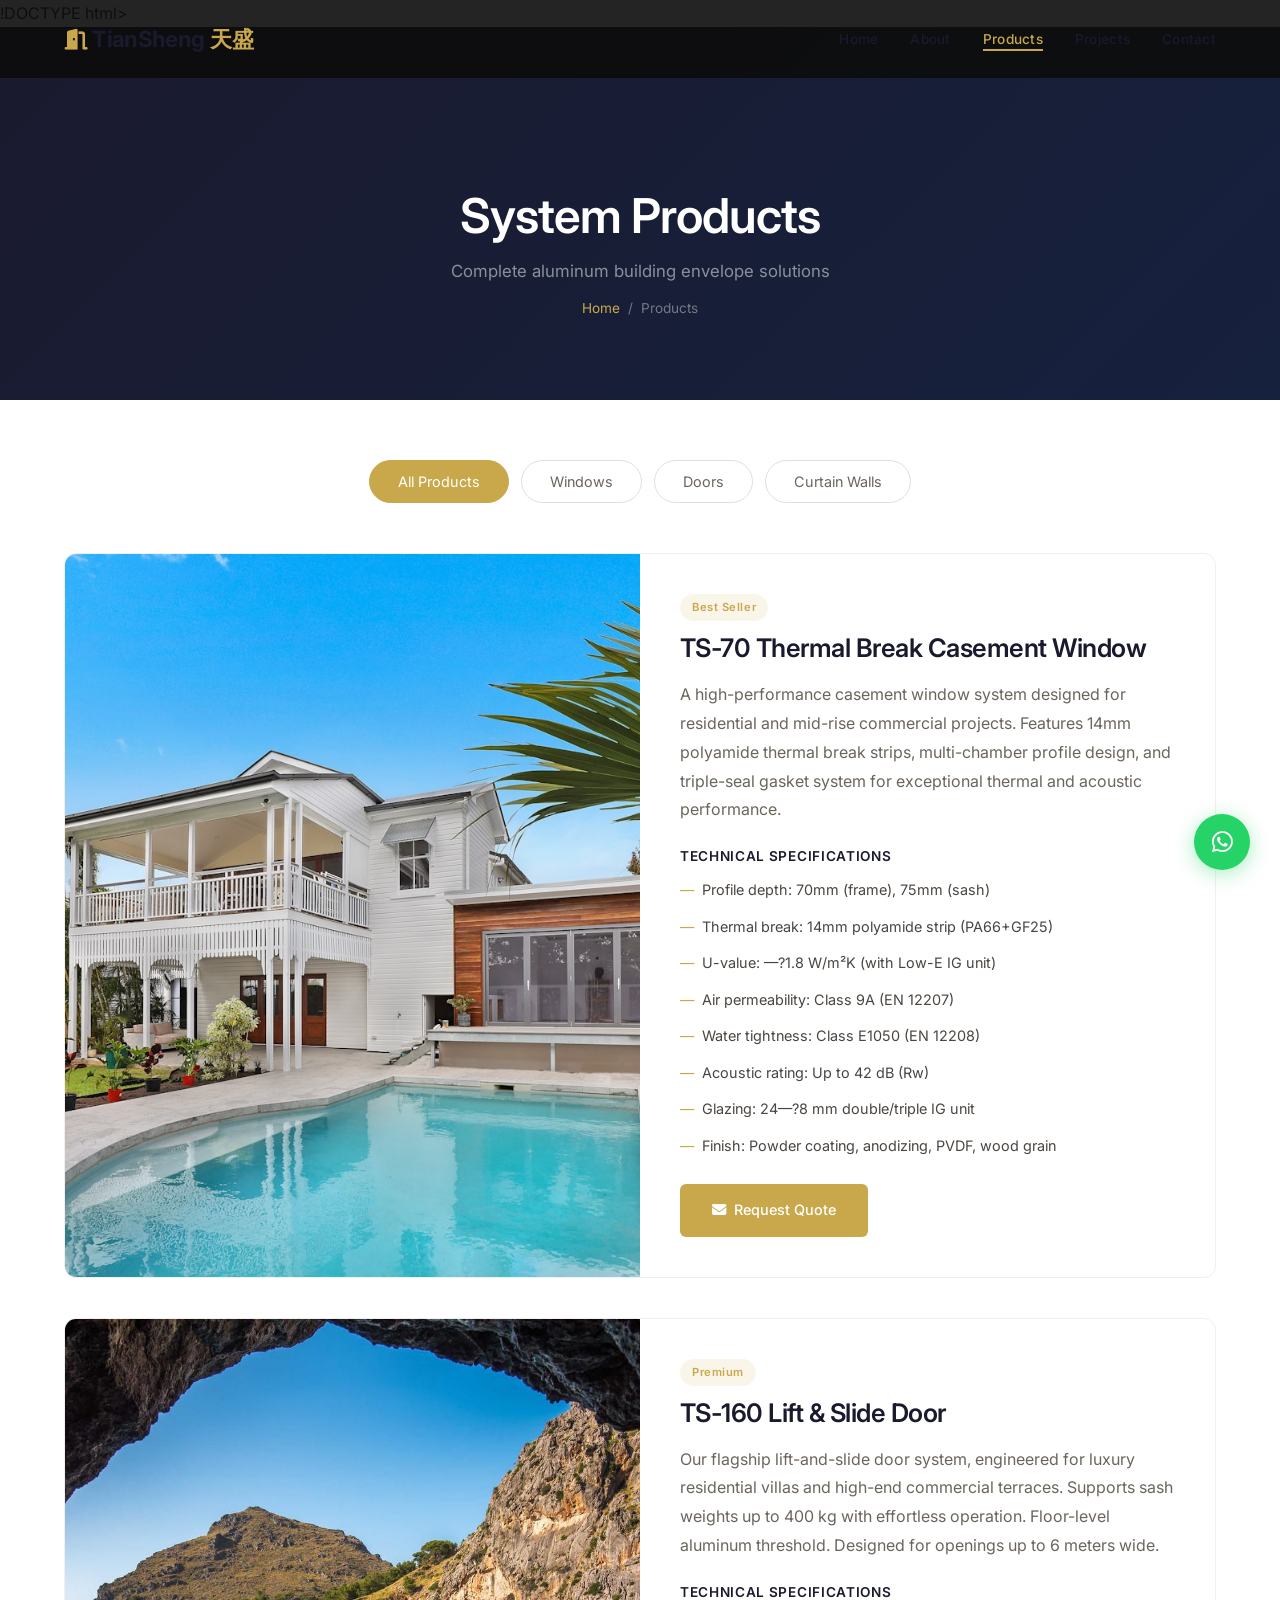
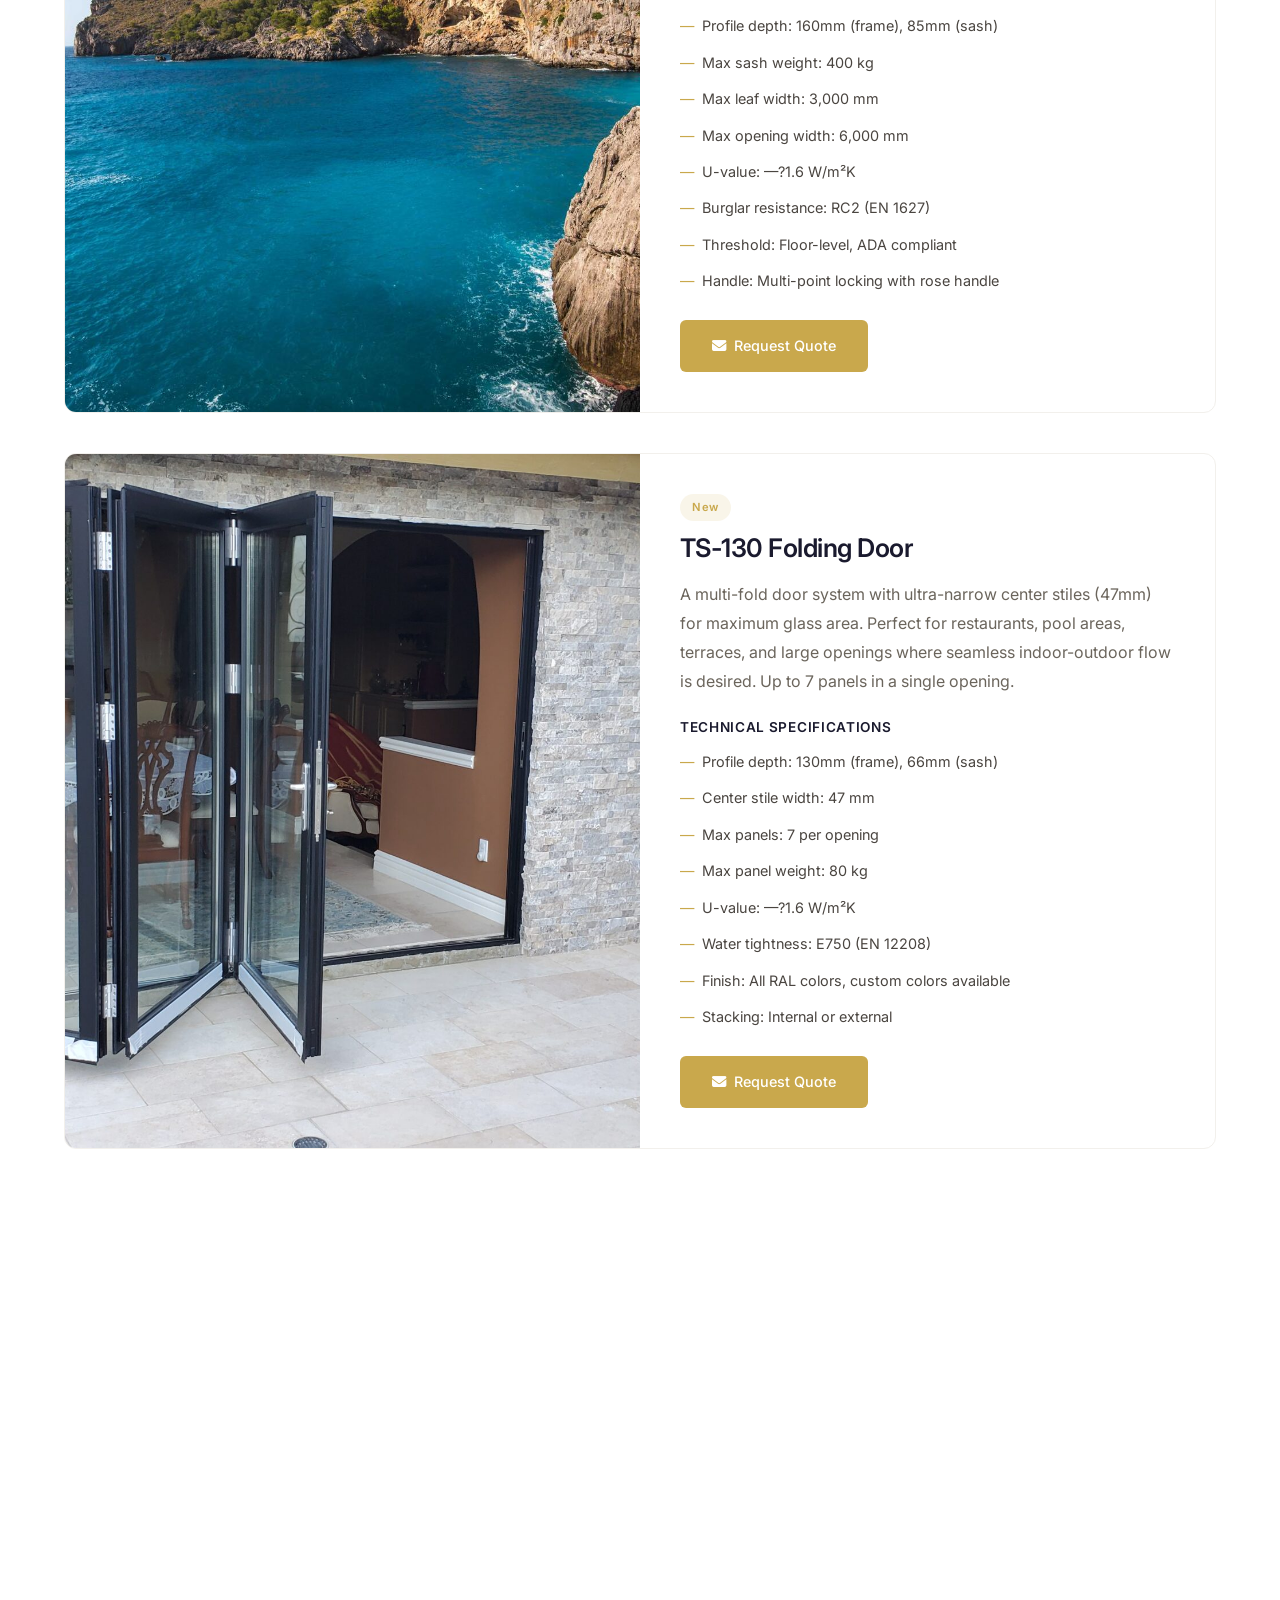
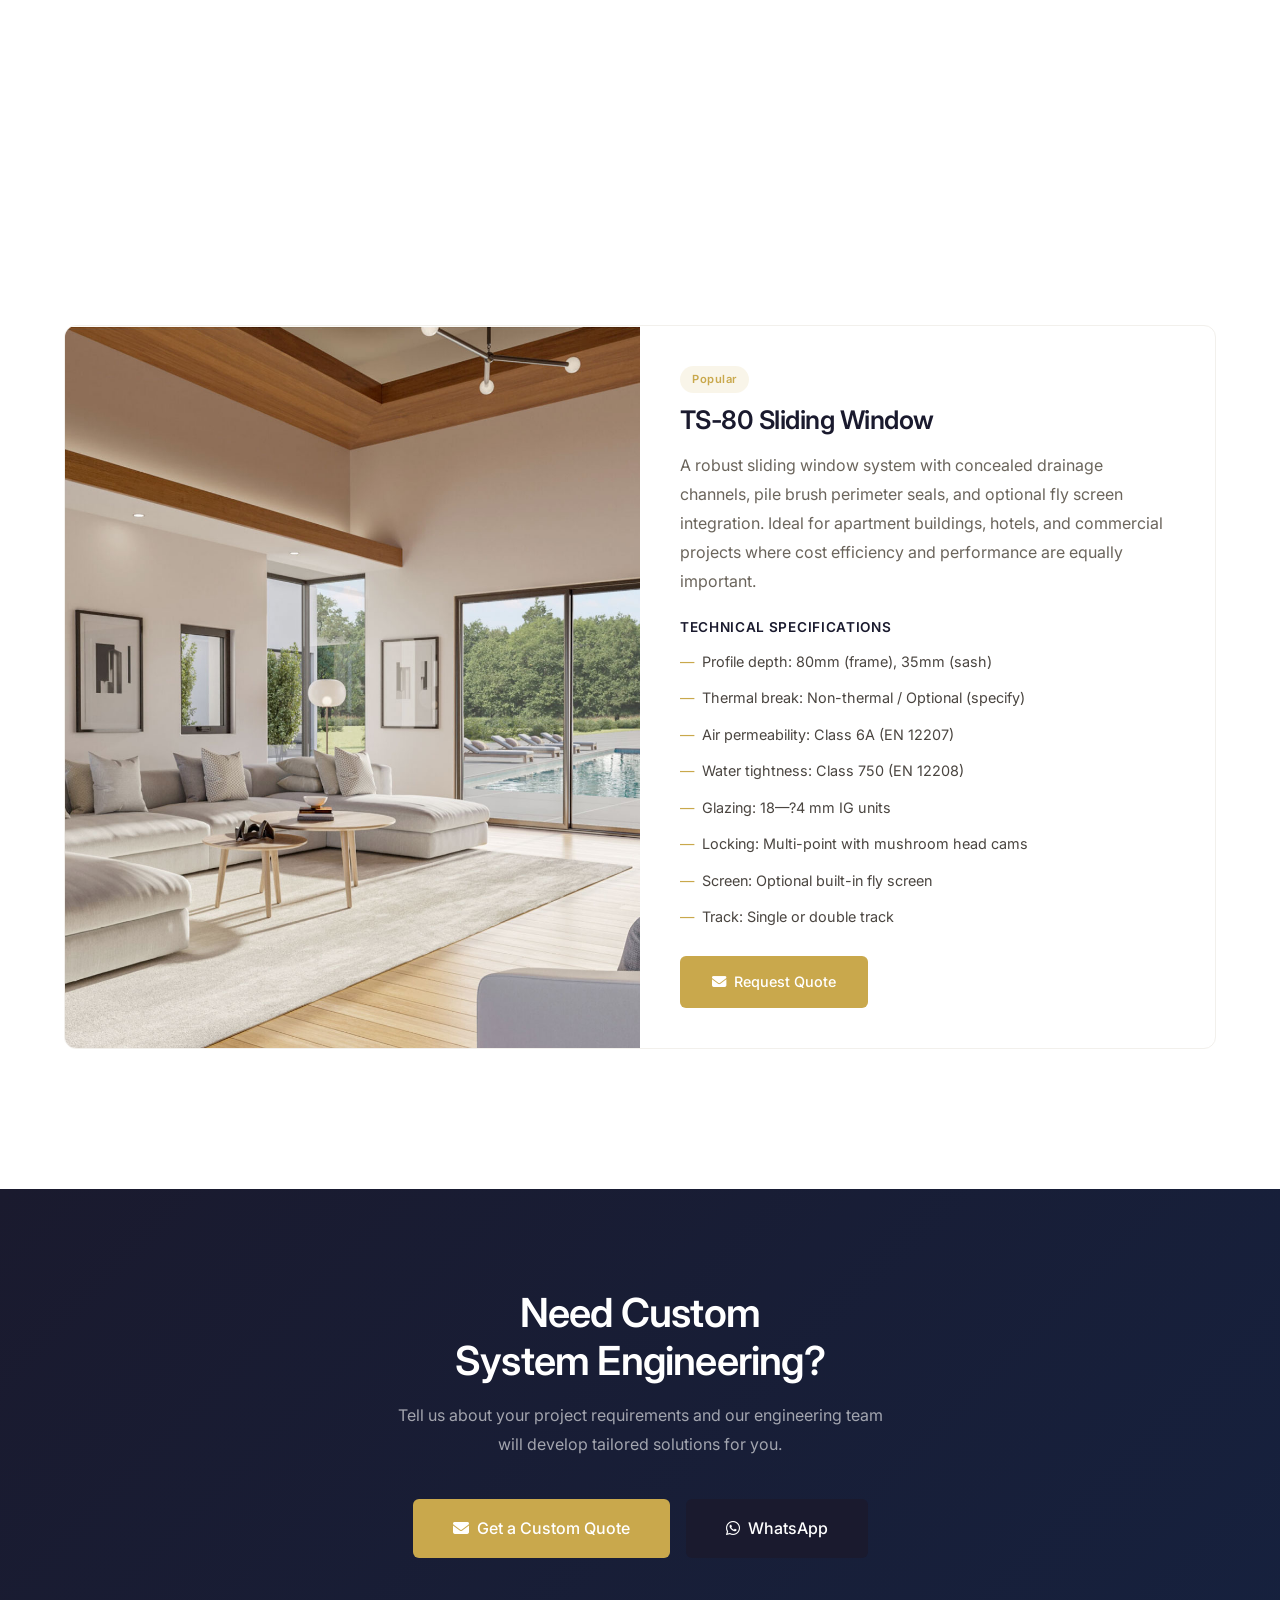
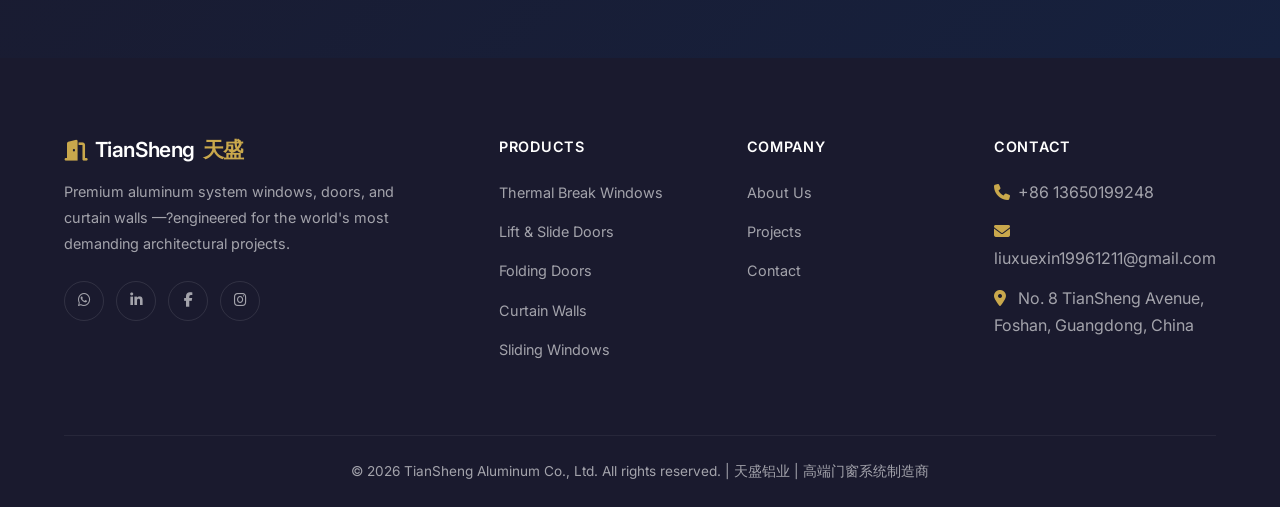
<file: products.html>
﻿!DOCTYPE html>
<html lang="en">
<head>
    <meta charset="UTF-8">
    <meta name="viewport" content="width=device-width, initial-scale=1.0">
    <title>Products —?TianSheng Premium Window & Door Systems</title>
    <meta name="description" content="Explore TianSheng's full range of premium aluminum system products: thermal break casement windows, lift & slide doors, folding doors, curtain walls, and sliding windows.">
    <link rel="preconnect" href="https://fonts.googleapis.com">
    <link rel="preconnect" href="https://fonts.gstatic.com" crossorigin>
    <link href="https://fonts.googleapis.com/css2?family=Inter:wght@300;400;500;600;700;800&display=swap" rel="stylesheet">
    <link rel="stylesheet" href="https://cdnjs.cloudflare.com/ajax/libs/font-awesome/6.4.0/css/all.min.css">
    <link rel="stylesheet" href="css/style.css">
</head>
<body>
    <nav class="navbar" id="navbar">
        <div class="container">
            <a href="index.html" class="logo">
                <i class="fas fa-door-open"></i>
                TianSheng <span>天盛</span>
            </a>
            <ul class="nav-links" id="navMenu">
                <li><a href="index.html">Home</a></li>
                <li><a href="about.html">About</a></li>
                <li><a href="products.html" class="active">Products</a></li>
                <li><a href="projects.html">Projects</a></li>
                <li><a href="contact.html">Contact</a></li>
            </ul>
            <button class="hamburger" id="navToggle" aria-label="Toggle navigation">
                <span></span><span></span><span></span>
            </button>
        </div>
    </nav>

    <section class="page-header">
        <div class="container">
            <h1 class="reveal">System Products</h1>
            <p class="reveal">Complete aluminum building envelope solutions</p>
            <div class="breadcrumb reveal">
                <a href="index.html">Home</a> / <span>Products</span>
            </div>
        </div>
    </section>

    <!-- Filter Tabs -->
    <section class="section" style="padding-top: 60px;">
        <div class="container">
            <div class="product-tabs reveal" id="productTabs">
                <button class="tab-btn active" data-tab="all">All Products</button>
                <button class="tab-btn" data-tab="windows">Windows</button>
                <button class="tab-btn" data-tab="doors">Doors</button>
                <button class="tab-btn" data-tab="curtain">Curtain Walls</button>
            </div>

            <!-- Product 1: TS-70 -->
            <div class="product-detail-card reveal" data-category="windows">
                <div class="product-detail-grid">
                    <div class="product-detail-img">
                        <img src="images/products/casement-window.jpg" alt="TS-70 Thermal Break Casement Window" loading="lazy">
                    </div>
                    <div class="product-detail-content">
                        <span class="badge">Best Seller</span>
                        <h2>TS-70 Thermal Break Casement Window</h2>
                        <p>A high-performance casement window system designed for residential and mid-rise commercial projects. Features 14mm polyamide thermal break strips, multi-chamber profile design, and triple-seal gasket system for exceptional thermal and acoustic performance.</p>
                        <h4>Technical Specifications</h4>
                        <ul>
                            <li>Profile depth: 70mm (frame), 75mm (sash)</li>
                            <li>Thermal break: 14mm polyamide strip (PA66+GF25)</li>
                            <li>U-value: —?1.8 W/m²K (with Low-E IG unit)</li>
                            <li>Air permeability: Class 9A (EN 12207)</li>
                            <li>Water tightness: Class E1050 (EN 12208)</li>
                            <li>Acoustic rating: Up to 42 dB (Rw)</li>
                            <li>Glazing: 24—?8 mm double/triple IG unit</li>
                            <li>Finish: Powder coating, anodizing, PVDF, wood grain</li>
                        </ul>
                        <a href="contact.html" class="btn btn-primary"><i class="fas fa-envelope"></i> Request Quote</a>
                    </div>
                </div>
            </div>

            <!-- Product 2: TS-160 -->
            <div class="product-detail-card reveal" data-category="doors">
                <div class="product-detail-grid">
                    <div class="product-detail-img">
                        <img src="images/products/lift-slide.jpg" alt="TS-160 Lift & Slide Door" loading="lazy">
                    </div>
                    <div class="product-detail-content">
                        <span class="badge">Premium</span>
                        <h2>TS-160 Lift & Slide Door</h2>
                        <p>Our flagship lift-and-slide door system, engineered for luxury residential villas and high-end commercial terraces. Supports sash weights up to 400 kg with effortless operation. Floor-level aluminum threshold. Designed for openings up to 6 meters wide.</p>
                        <h4>Technical Specifications</h4>
                        <ul>
                            <li>Profile depth: 160mm (frame), 85mm (sash)</li>
                            <li>Max sash weight: 400 kg</li>
                            <li>Max leaf width: 3,000 mm</li>
                            <li>Max opening width: 6,000 mm</li>
                            <li>U-value: —?1.6 W/m²K</li>
                            <li>Burglar resistance: RC2 (EN 1627)</li>
                            <li>Threshold: Floor-level, ADA compliant</li>
                            <li>Handle: Multi-point locking with rose handle</li>
                        </ul>
                        <a href="contact.html" class="btn btn-primary"><i class="fas fa-envelope"></i> Request Quote</a>
                    </div>
                </div>
            </div>

            <!-- Product 3: TS-130 -->
            <div class="product-detail-card reveal" data-category="doors">
                <div class="product-detail-grid">
                    <div class="product-detail-img">
                        <img src="images/products/folding-door.jpg" alt="TS-130 Folding Door" loading="lazy">
                    </div>
                    <div class="product-detail-content">
                        <span class="badge">New</span>
                        <h2>TS-130 Folding Door</h2>
                        <p>A multi-fold door system with ultra-narrow center stiles (47mm) for maximum glass area. Perfect for restaurants, pool areas, terraces, and large openings where seamless indoor-outdoor flow is desired. Up to 7 panels in a single opening.</p>
                        <h4>Technical Specifications</h4>
                        <ul>
                            <li>Profile depth: 130mm (frame), 66mm (sash)</li>
                            <li>Center stile width: 47 mm</li>
                            <li>Max panels: 7 per opening</li>
                            <li>Max panel weight: 80 kg</li>
                            <li>U-value: —?1.6 W/m²K</li>
                            <li>Water tightness: E750 (EN 12208)</li>
                            <li>Finish: All RAL colors, custom colors available</li>
                            <li>Stacking: Internal or external</li>
                        </ul>
                        <a href="contact.html" class="btn btn-primary"><i class="fas fa-envelope"></i> Request Quote</a>
                    </div>
                </div>
            </div>

            <!-- Product 4: TS-CW -->
            <div class="product-detail-card reveal" data-category="curtain">
                <div class="product-detail-grid">
                    <div class="product-detail-img">
                        <img src="images/products/curtain-wall.jpg" alt="TS-CW Curtain Wall System" loading="lazy">
                    </div>
                    <div class="product-detail-content">
                        <span class="badge">Commercial</span>
                        <h2>TS-CW Stick Curtain Wall</h2>
                        <p>A structural glazing curtain wall system designed for high-rise commercial buildings. Features concealed drainage, thermally broken profiles, and a variety of glazing options. Suitable for seismic zones and extreme wind loads.</p>
                        <h4>Technical Specifications</h4>
                        <ul>
                            <li>Mullion depth: 140mm, 160mm, 200mm options</li>
                            <li>Thermal break: 24mm/34mm polyamide strip</li>
                            <li>U-value: —?1.4 W/m²K (with triple glazing)</li>
                            <li>Wind load resistance: Class 9 (EN 12210)</li>
                            <li>Seismic rating: Designed per IBC/UBC</li>
                            <li>Fire resistance: E60/EI30 (ISO 834)</li>
                            <li>Glazing: 24-50mm IG units, structural silicone sealed</li>
                            <li>Drainage: Concealed, pressure-equalized system</li>
                        </ul>
                        <a href="contact.html" class="btn btn-primary"><i class="fas fa-envelope"></i> Request Quote</a>
                    </div>
                </div>
            </div>

            <!-- Product 5: TS-80 -->
            <div class="product-detail-card reveal" data-category="windows">
                <div class="product-detail-grid">
                    <div class="product-detail-img">
                        <img src="images/products/sliding-window.jpg" alt="TS-80 Sliding Window" loading="lazy">
                    </div>
                    <div class="product-detail-content">
                        <span class="badge">Popular</span>
                        <h2>TS-80 Sliding Window</h2>
                        <p>A robust sliding window system with concealed drainage channels, pile brush perimeter seals, and optional fly screen integration. Ideal for apartment buildings, hotels, and commercial projects where cost efficiency and performance are equally important.</p>
                        <h4>Technical Specifications</h4>
                        <ul>
                            <li>Profile depth: 80mm (frame), 35mm (sash)</li>
                            <li>Thermal break: Non-thermal / Optional (specify)</li>
                            <li>Air permeability: Class 6A (EN 12207)</li>
                            <li>Water tightness: Class 750 (EN 12208)</li>
                            <li>Glazing: 18—?4 mm IG units</li>
                            <li>Locking: Multi-point with mushroom head cams</li>
                            <li>Screen: Optional built-in fly screen</li>
                            <li>Track: Single or double track</li>
                        </ul>
                        <a href="contact.html" class="btn btn-primary"><i class="fas fa-envelope"></i> Request Quote</a>
                    </div>
                </div>
            </div>

        </div>
    </section>

    <!-- CTA -->
    <section class="cta-section">
        <div class="container">
            <h2 class="reveal">Need Custom<br>System Engineering?</h2>
            <p class="reveal">Tell us about your project requirements and our engineering team will develop tailored solutions for you.</p>
            <div class="cta-actions reveal">
                <a href="contact.html" class="btn btn-primary btn-lg">
                    <i class="fas fa-envelope"></i> Get a Custom Quote
                </a>
                <a href="https://wa.me/8613650199248" target="_blank" class="btn btn-dark btn-lg">
                    <i class="fab fa-whatsapp"></i> WhatsApp
                </a>
            </div>
        </div>
    </section>

    <footer class="footer">
        <div class="container">
            <div class="footer-grid">
                <div class="footer-brand">
                    <h3><i class="fas fa-door-open"></i> TianSheng <span>天盛</span></h3>
                    <p>Premium aluminum system windows, doors, and curtain walls —?engineered for the world's most demanding architectural projects.</p>
                    <div class="footer-social">
                        <a href="https://wa.me/8613650199248" target="_blank" aria-label="WhatsApp"><i class="fab fa-whatsapp"></i></a>
                        <a href="#" aria-label="LinkedIn"><i class="fab fa-linkedin-in"></i></a>
                        <a href="#" aria-label="Facebook"><i class="fab fa-facebook-f"></i></a>
                        <a href="#" aria-label="Instagram"><i class="fab fa-instagram"></i></a>
                    </div>
                </div>
                <div class="footer-col">
                    <h4>Products</h4>
                    <ul>
                        <li><a href="products.html">Thermal Break Windows</a></li>
                        <li><a href="products.html">Lift & Slide Doors</a></li>
                        <li><a href="products.html">Folding Doors</a></li>
                        <li><a href="products.html">Curtain Walls</a></li>
                        <li><a href="products.html">Sliding Windows</a></li>
                    </ul>
                </div>
                <div class="footer-col">
                    <h4>Company</h4>
                    <ul>
                        <li><a href="about.html">About Us</a></li>
                        <li><a href="projects.html">Projects</a></li>
                        <li><a href="contact.html">Contact</a></li>
                    </ul>
                </div>
                <div class="footer-col">
                    <h4>Contact</h4>
                    <ul>
                        <li><i class="fas fa-phone"></i> +86 13650199248</li>
                        <li><i class="fas fa-envelope"></i> liuxuexin19961211@gmail.com</li>
                        <li><i class="fas fa-map-marker-alt"></i> No. 8 TianSheng Avenue, Foshan, Guangdong, China</li>
                    </ul>
                </div>
            </div>
            <div class="footer-bottom">
                <p>&copy; 2026 TianSheng Aluminum Co., Ltd. All rights reserved. | 天盛铝业 | 高端门窗系统制造商</p>
            </div>
        </div>
    </footer>

    <a href="https://wa.me/8613650199248" target="_blank" class="whatsapp-float" aria-label="Contact via WhatsApp">
        <i class="fab fa-whatsapp"></i>
    </a>
    <button class="back-to-top" id="backToTop" aria-label="Back to top">
        <i class="fas fa-arrow-up"></i>
    </button>

    <script src="js/script.js"></script>
</body>
</html>
</file>
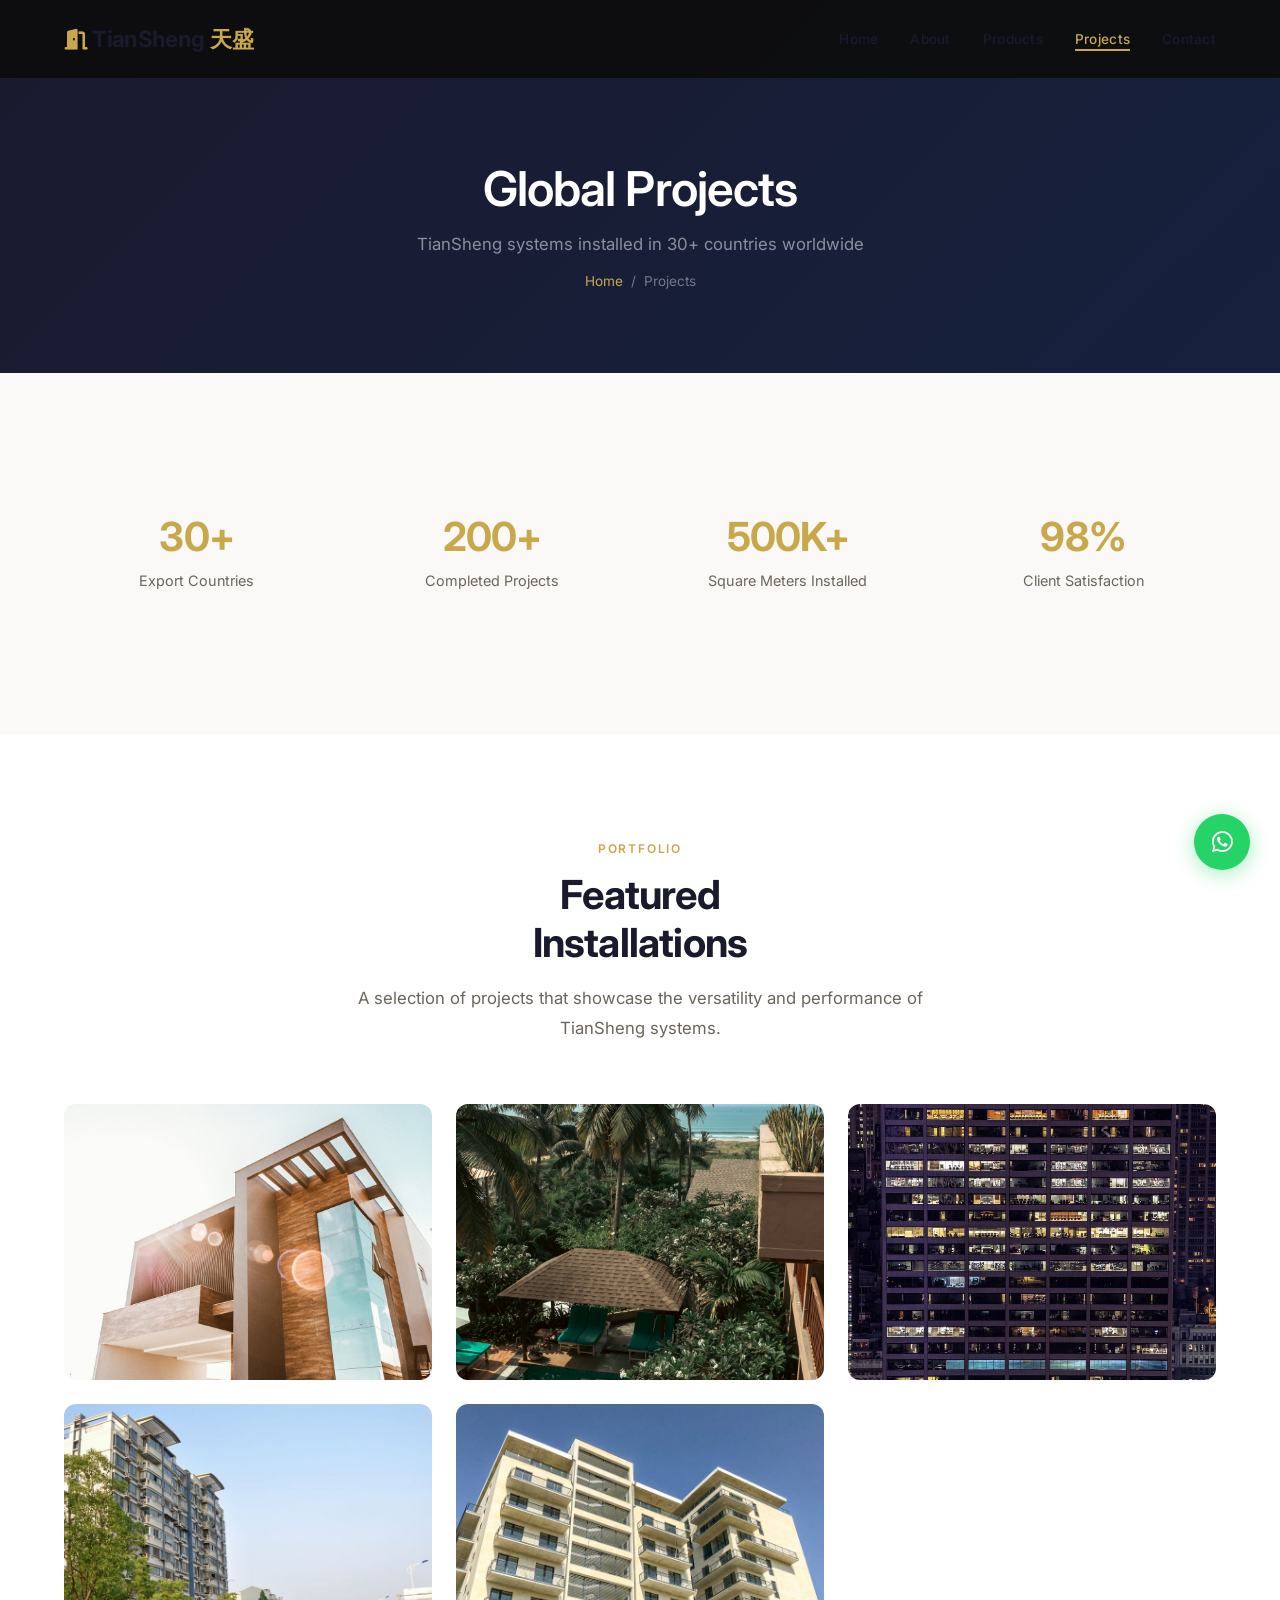
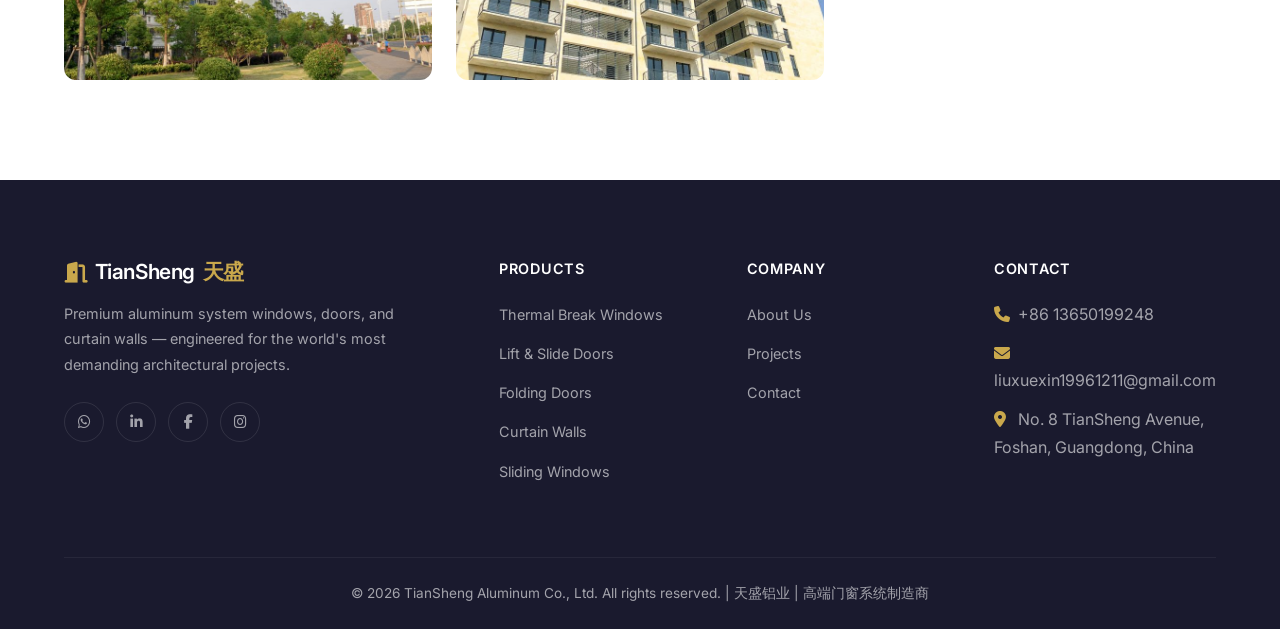
<file: projects.html>
﻿<!DOCTYPE html>
<html lang="en">
<head>
    <meta charset="UTF-8">
    <meta name="viewport" content="width=device-width, initial-scale=1.0">
    <title>Projects &mdash; TianSheng Premium Window & Door Installations</title>
    <meta name="description" content="Explore TianSheng's global project portfolio &mdash; luxury residential, commercial, hospitality, and public projects spanning 30+ countries.">
    <link rel="preconnect" href="https://fonts.googleapis.com">
    <link rel="preconnect" href="https://fonts.gstatic.com" crossorigin>
    <link href="https://fonts.googleapis.com/css2?family=Inter:wght@300;400;500;600;700;800&display=swap" rel="stylesheet">
    <link rel="stylesheet" href="https://cdnjs.cloudflare.com/ajax/libs/font-awesome/6.4.0/css/all.min.css">
    <link rel="stylesheet" href="css/style.css">
</head>
<body>
    <nav class="navbar" id="navbar">
        <div class="container">
            <a href="index.html" class="logo">
                <i class="fas fa-door-open"></i>
                TianSheng <span>天盛</span>
            </a>
            <ul class="nav-links" id="navMenu">
                <li><a href="index.html">Home</a></li>
                <li><a href="about.html">About</a></li>
                <li><a href="products.html">Products</a></li>
                <li><a href="projects.html" class="active">Projects</a></li>
                <li><a href="contact.html">Contact</a></li>
            </ul>
            <button class="hamburger" id="navToggle" aria-label="Toggle navigation">
                <span></span><span></span><span></span>
            </button>
        </div>
    </nav>

    <section class="page-header">
        <div class="container">
            <h1 class="reveal">Global Projects</h1>
            <p class="reveal">TianSheng systems installed in 30+ countries worldwide</p>
            <div class="breadcrumb reveal">
                <a href="index.html">Home</a> / <span>Projects</span>
            </div>
        </div>
    </section>

    <!-- Stats -->
    <section class="section projects-counter-section">
        <div class="container">
            <div class="counter-grid">
                <div class="counter-card reveal">
                    <h3>30+</h3>
                    <p>Export Countries</p>
                </div>
                <div class="counter-card reveal">
                    <h3>200+</h3>
                    <p>Completed Projects</p>
                </div>
                <div class="counter-card reveal">
                    <h3>500K+</h3>
                    <p>Square Meters Installed</p>
                </div>
                <div class="counter-card reveal">
                    <h3>98%</h3>
                    <p>Client Satisfaction</p>
                </div>
            </div>
        </div>
    </section>

    <!-- Projects Grid -->
    <section class="section" style="background: var(--white);">
        <div class="container">
            <div class="section-header reveal">
                <span class="section-label">Portfolio</span>
                <h2 class="section-title">Featured<br>Installations</h2>
                <p class="section-subtitle">A selection of projects that showcase the versatility and performance of TianSheng systems.</p>
            </div>
            <div class="projects-grid" style="grid-template-columns: repeat(3, 1fr);">
                <div class="project-card reveal" style="position: relative;">
                    <img src="images/projects/australia-villa.jpg" alt="Australian Luxury Villa, Sydney" loading="lazy">
                    <div class="project-card-overlay">
                        <span class="project-card-tag">Residential</span>
                        <h3>Australian Luxury Villa, Sydney</h3>
                        <p>TS-70 Thermal Break · TS-160 Lift & Slide · 3,800 m²</p>
                    </div>
                    <div class="case-study">
                        <button class="case-study-toggle" onclick="toggleCaseStudy(this)">
                            <i class="fas fa-chevron-down"></i> View Case Study
                        </button>
                        <div class="case-study-body">
                            <h4>The Brief</h4>
                            <p>A private oceanfront villa in Sydney's exclusive Vaucluse district. The owner demanded floor-to-ceiling glazing with zero visual obstruction and flawless thermal performance to manage Australia's harsh coastal climate.</p>
                            <h4>Solution</h4>
                            <p>We supplied TS-70 thermal break casement windows for all bedroom and living room facades, paired with TS-160 lift & slide doors to the terrace for a seamless indoor-outdoor flow. Low-E double glazing with argon fill ensures U-value of 1.6 W/m²K.</p>
                            <h4>Products Used</h4>
                            <ul>
                                <li>TS-70 Thermal Break Casement Window &mdash; 2,400 m²</li>
                                <li>TS-160 Lift & Slide Door &mdash; 1,400 m²</li>
                                <li>Low-E IG units (6+12Ar+6mm)</li>
                                <li>RAL 7016 Anthracite Grey powder coating</li>
                            </ul>
                            <h4>Key Results</h4>
                            <ul>
                                <li>U-value: 1.6 W/m²K &mdash; 40% better than local code</li>
                                <li>42 dB acoustic insulation against ocean surf</li>
                                <li>Completed within 8 weeks from order</li>
                            </ul>
                        </div>
                    </div>
                </div>
                <div class="project-card reveal" style="position: relative;">
                    <img src="images/projects/kenya-hotel.jpg" alt="Accra Hotel, Nairobi, Kenya" loading="lazy">
                    <div class="project-card-overlay">
                        <span class="project-card-tag">Hospitality</span>
                        <h3>Accra Hotel, Nairobi, Kenya</h3>
                        <p>TS-CW Curtain Wall · TS-70 Casement · Low-E Glass · 12,500 m²</p>
                    </div>
                    <div class="case-study">
                        <button class="case-study-toggle" onclick="toggleCaseStudy(this)">
                            <i class="fas fa-chevron-down"></i> View Case Study
                        </button>
                        <div class="case-study-body">
                            <h4>The Brief</h4>
                            <p>A 5-star international hotel brand's flagship East African property in Nairobi's Upper Hill business district. The spec required a visually striking glass facade with controlled solar gain for the equatorial climate and premium acoustic comfort for guest rooms.</p>
                            <h4>Solution</h4>
                            <p>TS-CW stick curtain wall system spans the 18-storey facade, with TS-70 casement windows for all 280 guest rooms. Low-E solar control glass (SHGC 0.28) reduces cooling load while maintaining generous daylight. Concealed drainage and pressure-equalised design handle Nairobi's heavy bimodal rainfall.</p>
                            <h4>Products Used</h4>
                            <ul>
                                <li>TS-CW Curtain Wall &mdash; 8,200 m²</li>
                                <li>TS-70 Casement Window &mdash; 4,300 m²</li>
                                <li>Low-E Solar Control Glass (SHGC 0.28)</li>
                                <li>PVDF coating in custom bronze finish</li>
                            </ul>
                            <h4>Key Results</h4>
                            <ul>
                                <li>Cooling load reduced by 32% vs standard glass</li>
                                <li>Achieved 35 dB Rw acoustic rating in guest rooms</li>
                                <li>Facade installation completed in 14 months</li>
                                <li>Winner: Kenya Building Awards 2025 &mdash; Best Hotel Facade</li>
                            </ul>
                        </div>
                    </div>
                </div>
                <div class="project-card reveal" style="position: relative;">
                    <img src="images/projects/zimbabwe-airport.jpg" alt="Robert Gabriel Mugabe International Airport, Zimbabwe" loading="lazy">
                    <div class="project-card-overlay">
                        <span class="project-card-tag">Public</span>
                        <h3>Robert Gabriel Mugabe International Airport, Harare</h3>
                        <p>TS-CW Unitised Curtain Wall · TS-80 Sliding · 28,000 m²</p>
                    </div>
                    <div class="case-study">
                        <button class="case-study-toggle" onclick="toggleCaseStudy(this)">
                            <i class="fas fa-chevron-down"></i> View Case Study
                        </button>
                        <div class="case-study-body">
                            <h4>The Brief</h4>
                            <p>A major infrastructure upgrade to Zimbabwe's primary international gateway. The new terminal expansion demanded a high-performance curtain wall system capable of withstanding high wind loads, rapid temperature swings, and providing bird-safe glazing for the adjacent wetland environment.</p>
                            <h4>Solution</h4>
                            <p>TS-CW unitised curtain wall (pre-assembled panel system) was selected for its superior quality control and rapid on-site installation. TS-80 sliding windows serve the back-of-house areas. Fritted glass patterns on the facade reduce bird collisions while adding architectural character.</p>
                            <h4>Products Used</h4>
                            <ul>
                                <li>TS-CW Unitised Curtain Wall &mdash; 22,000 m²</li>
                                <li>TS-80 Sliding Window &mdash; 6,000 m²</li>
                                <li>Fritted bird-safe glass (6+12Ar+6mm laminated)</li>
                                <li>Silver anodised finish (AA15)</li>
                            </ul>
                            <h4>Key Results</h4>
                            <ul>
                                <li>Wind load resistance: Class 9 (EN 12210)</li>
                                <li>8 weeks faster than traditional stick build</li>
                                <li>Annual capacity expanded from 1.5M to 6M passengers</li>
                            </ul>
                        </div>
                    </div>
                </div>
                <div class="project-card reveal" style="position: relative;">
                    <img src="images/projects/rwanda-garden-city.jpg" alt="Garden City Complex, Kigali, Rwanda" loading="lazy">
                    <div class="project-card-overlay">
                        <span class="project-card-tag">Mixed-Use</span>
                        <h3>Garden City Complex, Kigali, Rwanda</h3>
                        <p>TS-70 Casement · TS-130 Folding · TS-80 Sliding · 22,000 m²</p>
                    </div>
                    <div class="case-study">
                        <button class="case-study-toggle" onclick="toggleCaseStudy(this)">
                            <i class="fas fa-chevron-down"></i> View Case Study
                        </button>
                        <div class="case-study-body">
                            <h4>The Brief</h4>
                            <p>Kigali's largest mixed-use development &mdash; a shopping mall, office tower, and serviced apartments all in one complex. The architect wanted an open, airy feel throughout with maximum use of natural light while controlling heat gain at 1,560 m elevation.</p>
                            <h4>Solution</h4>
                            <p>TS-70 casement windows for the residential tower sections, TS-130 folding doors for the ground-floor retail and restaurant terraces (creating seamless indoor-outdoor dining), and TS-80 sliding windows for the office floors. Consistent RAL 9016 white finish unifies the diverse applications.</p>
                            <h4>Products Used</h4>
                            <ul>
                                <li>TS-70 Casement Window &mdash; 10,000 m²</li>
                                <li>TS-130 Folding Door &mdash; 4,500 m²</li>
                                <li>TS-80 Sliding Window &mdash; 7,500 m²</li>
                                <li>RAL 9016 Pure White powder coating</li>
                            </ul>
                            <h4>Key Results</h4>
                            <ul>
                                <li>Natural daylight factor >5% in 90% of occupied spaces</li>
                                <li>Retail terraces achieved full weather protection with TS-130</li>
                                <li>Project completed on budget within 18 months</li>
                            </ul>
                        </div>
                    </div>
                </div>
                <div class="project-card reveal" style="position: relative;">
                    <img src="images/projects/saudi-residence.jpg" alt="108 Residence Compound, Riyadh, Saudi Arabia" loading="lazy">
                    <div class="project-card-overlay">
                        <span class="project-card-tag">Residential</span>
                        <h3>108 Residence Compound, Riyadh, Saudi Arabia</h3>
                        <p>TS-70 Thermal Break · TS-160 Lift & Slide · Solar Control Glass · 15,000 m²</p>
                    </div>
                    <div class="case-study">
                        <button class="case-study-toggle" onclick="toggleCaseStudy(this)">
                            <i class="fas fa-chevron-down"></i> View Case Study
                        </button>
                        <div class="case-study-body">
                            <h4>The Brief</h4>
                            <p>A gated compound of 108 luxury villas in Riyadh's prestigious Al Olaya district. The developer needed systems that could withstand extreme summer heat (50°C), sandstorms, and provide exceptional thermal insulation to minimise air conditioning costs.</p>
                            <h4>Solution</h4>
                            <p>TS-70 thermal break casement windows with triple glazing and solar control coating for all villa facades. TS-160 lift & slide doors create expansive entertainment spaces connecting living rooms to shaded outdoor courtyards. All hardware specified with H59 brass for corrosion resistance in the desert environment.</p>
                            <h4>Products Used</h4>
                            <ul>
                                <li>TS-70 Thermal Break Casement Window &mdash; 10,500 m²</li>
                                <li>TS-160 Lift & Slide Door &mdash; 4,500 m²</li>
                                <li>Triple glazing: 6+6lowE+18Ar+6+18Ar+6mm</li>
                                <li>RAL 9006 Silver Metallic powder coating</li>
                            </ul>
                            <h4>Key Results</h4>
                            <ul>
                                <li>U-value: 1.1 W/m²K with triple glazing</li>
                                <li>A/C energy costs reduced by 45% vs code minimum</li>
                                <li>Sand-tested to DIN EN 12208 Class 9A</li>
                                <li>All 108 villas delivered in 11-month phased schedule</li>
                            </ul>
                        </div>
                    </div>
                </div>
            </div>
        </div>
    </section>

    <script>
    function toggleCaseStudy(btn) {
        btn.classList.toggle('active');
        const body = btn.nextElementSibling;
        body.classList.toggle('open');
    }
    </script>

    <footer class="footer">
        <div class="container">
            <div class="footer-grid">
                <div class="footer-brand">
                    <h3><i class="fas fa-door-open"></i> TianSheng <span>天盛</span></h3>
                    <p>Premium aluminum system windows, doors, and curtain walls &mdash; engineered for the world's most demanding architectural projects.</p>
                    <div class="footer-social">
                        <a href="https://wa.me/8613650199248" target="_blank" aria-label="WhatsApp"><i class="fab fa-whatsapp"></i></a>
                        <a href="#" aria-label="LinkedIn"><i class="fab fa-linkedin-in"></i></a>
                        <a href="#" aria-label="Facebook"><i class="fab fa-facebook-f"></i></a>
                        <a href="#" aria-label="Instagram"><i class="fab fa-instagram"></i></a>
                    </div>
                </div>
                <div class="footer-col">
                    <h4>Products</h4>
                    <ul>
                        <li><a href="products.html">Thermal Break Windows</a></li>
                        <li><a href="products.html">Lift & Slide Doors</a></li>
                        <li><a href="products.html">Folding Doors</a></li>
                        <li><a href="products.html">Curtain Walls</a></li>
                        <li><a href="products.html">Sliding Windows</a></li>
                    </ul>
                </div>
                <div class="footer-col">
                    <h4>Company</h4>
                    <ul>
                        <li><a href="about.html">About Us</a></li>
                        <li><a href="projects.html">Projects</a></li>
                        <li><a href="contact.html">Contact</a></li>
                    </ul>
                </div>
                <div class="footer-col">
                    <h4>Contact</h4>
                    <ul>
                        <li><i class="fas fa-phone"></i> +86 13650199248</li>
                        <li><i class="fas fa-envelope"></i> liuxuexin19961211@gmail.com</li>
                        <li><i class="fas fa-map-marker-alt"></i> No. 8 TianSheng Avenue, Foshan, Guangdong, China</li>
                    </ul>
                </div>
            </div>
            <div class="footer-bottom">
                <p>&copy; 2026 TianSheng Aluminum Co., Ltd. All rights reserved. | 天盛铝业 | 高端门窗系统制造商</p>
            </div>
        </div>
    </footer>

    <a href="https://wa.me/8613650199248" target="_blank" class="whatsapp-float" aria-label="Contact via WhatsApp">
        <i class="fab fa-whatsapp"></i>
    </a>
    <button class="back-to-top" id="backToTop" aria-label="Back to top">
        <i class="fas fa-arrow-up"></i>
    </button>

    <script src="js/script.js"></script>
</body>
</html>
</file>
<file: css/style.css>
/* ============================================================
   TianSheng — 高端门窗系统 · Schüco-Level Brand Stylesheet
   ============================================================ */

/* ----- Root Variables ----- */
:root {
  --gold:        #c9a84c;
  --gold-dark:   #a8882e;
  --gold-light:  #e0c87a;
  --dark:        #1a1a2e;
  --dark-2:      #16213e;
  --dark-3:      #0f3460;
  --white:       #ffffff;
  --off-white:   #f8f7f4;
  --gray-50:     #faf9f7;
  --gray-100:    #f2f0ec;
  --gray-200:    #e2dfd8;
  --gray-300:    #c5c1b8;
  --gray-400:    #9a958c;
  --gray-500:    #6b655c;
  --gray-600:    #4a4540;
  --gray-700:    #2d2925;
  --text:        #1a1a2e;
  --text-light:  #6b655c;
  --font:        'Inter', -apple-system, BlinkMacSystemFont, 'Segoe UI', sans-serif;
  --transition:  0.4s cubic-bezier(0.25, 0.46, 0.45, 0.94);
  --shadow-sm:   0 2px 8px rgba(0,0,0,0.04);
  --shadow-md:   0 8px 32px rgba(0,0,0,0.06);
  --shadow-lg:   0 20px 60px rgba(0,0,0,0.08);
  --shadow-gold: 0 4px 20px rgba(201, 168, 76, 0.3);
  --radius:      12px;
  --radius-sm:   6px;
}

/* ----- Reset & Base ----- */
*,
*::before,
*::after {
  margin: 0;
  padding: 0;
  box-sizing: border-box;
}

html {
  scroll-behavior: smooth;
  -webkit-font-smoothing: antialiased;
  -moz-osx-font-smoothing: grayscale;
}

body {
  font-family: var(--font);
  font-size: 16px;
  line-height: 1.7;
  color: var(--text);
  background: var(--white);
  overflow-x: hidden;
}

img {
  max-width: 100%;
  height: auto;
  display: block;
}

a {
  text-decoration: none;
  color: inherit;
  transition: color var(--transition);
}

ul {
  list-style: none;
}

.container {
  width: 100%;
  max-width: 1200px;
  margin: 0 auto;
  padding: 0 24px;
}

/* ----- Typography ----- */
h1, h2, h3, h4, h5 {
  font-weight: 600;
  line-height: 1.2;
  letter-spacing: -0.02em;
}

.section-label {
  display: inline-block;
  font-size: 0.75rem;
  font-weight: 600;
  letter-spacing: 0.15em;
  text-transform: uppercase;
  color: var(--gold);
  margin-bottom: 12px;
}

.section-title {
  font-size: 2.5rem;
  font-weight: 700;
  margin-bottom: 16px;
  color: var(--text);
}

.section-subtitle {
  font-size: 1.05rem;
  color: var(--text-light);
  max-width: 600px;
  line-height: 1.8;
}

.section {
  padding: 100px 0;
}

.section-header {
  text-align: center;
  margin-bottom: 60px;
}

.section-header .section-subtitle {
  margin: 0 auto;
}

/* ----- Buttons ----- */
.btn {
  display: inline-flex;
  align-items: center;
  gap: 8px;
  padding: 14px 32px;
  font-family: var(--font);
  font-size: 0.9rem;
  font-weight: 500;
  border: none;
  border-radius: var(--radius-sm);
  cursor: pointer;
  transition: all var(--transition);
}

.btn-primary {
  background: var(--gold);
  color: var(--white);
}

.btn-primary:hover {
  background: var(--gold-dark);
  box-shadow: var(--shadow-gold);
  transform: translateY(-2px);
}

.btn-outline {
  background: transparent;
  border: 2px solid var(--gold);
  color: var(--gold);
}

.btn-outline:hover {
  background: var(--gold);
  color: var(--white);
}

.btn-dark {
  background: var(--dark);
  color: var(--white);
}

.btn-dark:hover {
  background: var(--dark-2);
  transform: translateY(-2px);
}

.btn-lg {
  padding: 16px 40px;
  font-size: 1rem;
}

/* ============================================================
   NAVIGATION
   ============================================================ */
.navbar {
  position: fixed;
  top: 0;
  left: 0;
  right: 0;
  z-index: 1000;
  padding: 20px 0;
  transition: all var(--transition);
}

.navbar.scrolled {
  background: rgba(255,255,255,0.95);
  backdrop-filter: blur(20px);
  -webkit-backdrop-filter: blur(20px);
  padding: 12px 0;
  box-shadow: 0 1px 20px rgba(0,0,0,0.06);
}

.navbar .container {
  display: flex;
  align-items: center;
  justify-content: space-between;
}

.logo {
  display: flex;
  align-items: center;
  gap: 6px;
  font-size: 1.4rem;
  font-weight: 700;
  color: var(--text);
  letter-spacing: -0.03em;
}

.logo i {
  color: var(--gold);
  font-size: 1.3rem;
}

.logo span {
  color: var(--gold);
}

.nav-links {
  display: flex;
  align-items: center;
  gap: 32px;
}

.nav-links a {
  font-size: 0.85rem;
  font-weight: 500;
  letter-spacing: 0.02em;
  position: relative;
  padding: 4px 0;
}

.nav-links a::after {
  content: '';
  position: absolute;
  bottom: 0;
  left: 0;
  width: 0;
  height: 2px;
  background: var(--gold);
  transition: width var(--transition);
}

.nav-links a:hover::after,
.nav-links a.active::after {
  width: 100%;
}

.nav-links a.active {
  color: var(--gold);
}

.nav-cta {
  background: var(--gold);
  color: var(--white);
  padding: 10px 24px;
  border-radius: var(--radius-sm);
  font-size: 0.85rem;
  font-weight: 500;
  transition: all var(--transition);
}

.nav-cta:hover {
  background: var(--gold-dark);
  box-shadow: var(--shadow-gold);
}

.hamburger {
  display: none;
  flex-direction: column;
  gap: 5px;
  cursor: pointer;
  padding: 4px;
}

.hamburger span {
  width: 24px;
  height: 2px;
  background: var(--text);
  transition: all 0.3s;
  border-radius: 2px;
}

/* ============================================================
   HERO
   ============================================================ */
.hero {
  min-height: 100vh;
  display: flex;
  align-items: center;
  position: relative;
  background: var(--dark);
  overflow: hidden;
}

.hero-bg {
  position: absolute;
  inset: 0;
  z-index: 0;
}

.hero-bg img {
  width: 100%;
  height: 100%;
  object-fit: cover;
  opacity: 0.5;
  transform: scale(1.05);
  transition: transform 8s ease;
}

.hero.loaded .hero-bg img {
  transform: scale(1);
}

.hero-overlay {
  position: absolute;
  inset: 0;
  background: linear-gradient(
    135deg,
    rgba(26, 26, 46, 0.95) 0%,
    rgba(26, 26, 46, 0.7) 50%,
    rgba(26, 26, 46, 0.4) 100%
  );
  z-index: 1;
}

.hero .container {
  position: relative;
  z-index: 2;
  padding-top: 80px;
  padding-bottom: 80px;
}

.hero-content {
  max-width: 700px;
}

.hero-badge {
  display: inline-flex;
  align-items: center;
  gap: 8px;
  padding: 8px 20px;
  background: rgba(201, 168, 76, 0.12);
  border: 1px solid rgba(201, 168, 76, 0.25);
  border-radius: 50px;
  color: var(--gold-light);
  font-size: 0.8rem;
  font-weight: 500;
  letter-spacing: 0.05em;
  margin-bottom: 30px;
}

.hero-badge-dot {
  width: 6px;
  height: 6px;
  background: var(--gold);
  border-radius: 50%;
  animation: pulse-dot 2s ease-in-out infinite;
}

@keyframes pulse-dot {
  0%, 100% { opacity: 1; }
  50% { opacity: 0.4; }
}

.hero h1 {
  font-size: 4rem;
  font-weight: 800;
  color: var(--white);
  line-height: 1.05;
  margin-bottom: 20px;
  letter-spacing: -0.03em;
}

.hero h1 .highlight {
  color: var(--gold);
  position: relative;
}

.hero p {
  font-size: 1.15rem;
  color: rgba(255,255,255,0.7);
  line-height: 1.8;
  margin-bottom: 40px;
  max-width: 540px;
}

.hero-actions {
  display: flex;
  gap: 16px;
  flex-wrap: wrap;
}

.hero-stats {
  display: flex;
  gap: 50px;
  margin-top: 60px;
  padding-top: 40px;
  border-top: 1px solid rgba(255,255,255,0.08);
}

.hero-stat h3 {
  font-size: 2rem;
  font-weight: 700;
  color: var(--white);
}

.hero-stat h3 .gold {
  color: var(--gold);
}

.hero-stat p {
  font-size: 0.85rem;
  color: rgba(255,255,255,0.5);
  margin: 0;
}

/* Scroll indicator */
.scroll-indicator {
  position: absolute;
  bottom: 40px;
  left: 50%;
  transform: translateX(-50%);
  z-index: 2;
  display: flex;
  flex-direction: column;
  align-items: center;
  gap: 8px;
  color: rgba(255,255,255,0.4);
  font-size: 0.7rem;
  letter-spacing: 0.1em;
  text-transform: uppercase;
}

.scroll-line {
  width: 1px;
  height: 40px;
  background: linear-gradient(to bottom, var(--gold), transparent);
  animation: scroll-line 2s ease-in-out infinite;
}

@keyframes scroll-line {
  0% { transform: scaleY(0); transform-origin: top; opacity: 1; }
  50% { transform: scaleY(1); transform-origin: top; opacity: 0.5; }
  51% { transform: scaleY(1); transform-origin: bottom; opacity: 0.5; }
  100% { transform: scaleY(0); transform-origin: bottom; opacity: 1; }
}

/* ============================================================
   ABOUT / PHILOSOPHY
   ============================================================ */
.about-section {
  background: var(--white);
}

.about-grid {
  display: grid;
  grid-template-columns: 1fr 1fr;
  gap: 80px;
  align-items: center;
}

.about-image {
  position: relative;
  border-radius: var(--radius);
  overflow: hidden;
}

.about-image img {
  width: 100%;
  height: 500px;
  object-fit: cover;
  border-radius: var(--radius);
}

.about-image::after {
  content: '';
  position: absolute;
  inset: 0;
  border: 1px solid rgba(201, 168, 76, 0.3);
  border-radius: var(--radius);
  pointer-events: none;
}

.about-image-badge {
  position: absolute;
  bottom: 30px;
  left: 30px;
  background: rgba(26, 26, 46, 0.9);
  backdrop-filter: blur(10px);
  padding: 20px 28px;
  border-radius: var(--radius-sm);
  border: 1px solid rgba(201, 168, 76, 0.2);
}

.about-image-badge h3 {
  color: var(--gold);
  font-size: 1.1rem;
  margin-bottom: 4px;
}

.about-image-badge p {
  color: rgba(255,255,255,0.6);
  font-size: 0.85rem;
}

.about-content h2 {
  font-size: 2.5rem;
  margin-bottom: 24px;
}

.about-content p {
  color: var(--text-light);
  line-height: 1.9;
  margin-bottom: 20px;
}

.about-features {
  display: grid;
  grid-template-columns: 1fr 1fr;
  gap: 20px;
  margin-top: 32px;
}

.about-feature {
  display: flex;
  align-items: center;
  gap: 12px;
  padding: 14px 18px;
  background: var(--gray-50);
  border-radius: var(--radius-sm);
  border: 1px solid var(--gray-100);
}

.about-feature i {
  color: var(--gold);
  font-size: 1.1rem;
}

.about-feature span {
  font-size: 0.9rem;
  font-weight: 500;
}

/* ============================================================
   PRODUCTS
   ============================================================ */
.products-section {
  background: var(--gray-50);
}

.products-grid {
  display: grid;
  grid-template-columns: repeat(3, 1fr);
  gap: 30px;
}

.product-card {
  background: var(--white);
  border-radius: var(--radius);
  overflow: hidden;
  border: 1px solid var(--gray-100);
  transition: all var(--transition);
  cursor: pointer;
  position: relative;
}

.product-card:hover {
  transform: translateY(-8px);
  box-shadow: var(--shadow-lg);
  border-color: rgba(201, 168, 76, 0.2);
}

.product-card-image {
  position: relative;
  height: 260px;
  overflow: hidden;
}

.product-card-image img {
  width: 100%;
  height: 100%;
  object-fit: cover;
  transition: transform 0.6s ease;
}

.product-card:hover .product-card-image img {
  transform: scale(1.05);
}

.product-card-badge {
  position: absolute;
  top: 16px;
  left: 16px;
  padding: 6px 14px;
  background: var(--gold);
  color: var(--white);
  font-size: 0.7rem;
  font-weight: 600;
  letter-spacing: 0.05em;
  border-radius: 50px;
  text-transform: uppercase;
}

.product-card-body {
  padding: 24px;
}

.product-card-body h3 {
  font-size: 1.15rem;
  font-weight: 600;
  margin-bottom: 8px;
}

.product-card-body p {
  font-size: 0.9rem;
  color: var(--text-light);
  line-height: 1.6;
  margin-bottom: 16px;
}

.product-card-specs {
  display: flex;
  gap: 16px;
  flex-wrap: wrap;
}

.product-card-spec {
  font-size: 0.75rem;
  color: var(--gray-400);
  display: flex;
  align-items: center;
  gap: 4px;
}

.product-card-spec i {
  color: var(--gold);
  font-size: 0.7rem;
}

.product-card-link {
  display: inline-flex;
  align-items: center;
  gap: 6px;
  font-size: 0.85rem;
  font-weight: 500;
  color: var(--gold);
  margin-top: 16px;
  transition: gap var(--transition);
}

.product-card-link:hover {
  gap: 10px;
}

/* ============================================================
   PRODUCT DETAIL (Modal)
   ============================================================ */
.modal-overlay {
  position: fixed;
  inset: 0;
  z-index: 2000;
  background: rgba(0,0,0,0.7);
  backdrop-filter: blur(8px);
  display: none;
  align-items: center;
  justify-content: center;
  padding: 40px 24px;
  opacity: 0;
  transition: opacity 0.3s ease;
}

.modal-overlay.active {
  display: flex;
  opacity: 1;
}

.modal-content {
  background: var(--white);
  max-width: 900px;
  width: 100%;
  max-height: 90vh;
  overflow-y: auto;
  border-radius: var(--radius);
  transform: scale(0.95) translateY(20px);
  transition: transform 0.4s cubic-bezier(0.25, 0.46, 0.45, 0.94);
}

.modal-overlay.active .modal-content {
  transform: scale(1) translateY(0);
}

.modal-close {
  position: absolute;
  top: 20px;
  right: 20px;
  width: 40px;
  height: 40px;
  border-radius: 50%;
  border: none;
  background: rgba(255,255,255,0.9);
  cursor: pointer;
  font-size: 1.2rem;
  display: flex;
  align-items: center;
  justify-content: center;
  transition: all var(--transition);
  z-index: 10;
}

.modal-close:hover {
  background: var(--gold);
  color: var(--white);
}

.modal-grid {
  display: grid;
  grid-template-columns: 1fr 1fr;
}

.modal-image {
  position: relative;
  min-height: 400px;
}

.modal-image img {
  width: 100%;
  height: 100%;
  object-fit: cover;
  position: absolute;
  inset: 0;
}

.modal-body {
  padding: 40px;
}

.modal-body h2 {
  font-size: 1.8rem;
  margin-bottom: 12px;
}

.modal-body .badge {
  display: inline-block;
  padding: 4px 12px;
  background: rgba(201, 168, 76, 0.12);
  color: var(--gold);
  font-size: 0.7rem;
  font-weight: 600;
  letter-spacing: 0.05em;
  border-radius: 50px;
  margin-bottom: 16px;
}

.modal-body .desc {
  color: var(--text-light);
  line-height: 1.8;
  margin-bottom: 24px;
}

.modal-specs h4 {
  font-size: 0.9rem;
  font-weight: 600;
  margin-bottom: 12px;
  color: var(--text);
  text-transform: uppercase;
  letter-spacing: 0.05em;
}

.modal-specs ul {
  margin-bottom: 24px;
}

.modal-specs li {
  padding: 8px 0;
  border-bottom: 1px solid var(--gray-100);
  font-size: 0.9rem;
  color: var(--gray-600);
  display: flex;
  gap: 8px;
}

.modal-specs li::before {
  content: '—';
  color: var(--gold);
}

/* ============================================================
   TECHNICAL SPECS / CERTIFICATIONS
   ============================================================ */
.tech-section {
  background: var(--white);
}

.tech-grid {
  display: grid;
  grid-template-columns: repeat(4, 1fr);
  gap: 30px;
}

.tech-card {
  text-align: center;
  padding: 40px 24px;
  border: 1px solid var(--gray-100);
  border-radius: var(--radius);
  transition: all var(--transition);
}

.tech-card:hover {
  border-color: var(--gold);
  box-shadow: var(--shadow-md);
  transform: translateY(-4px);
}

.tech-card-icon {
  width: 64px;
  height: 64px;
  margin: 0 auto 20px;
  background: rgba(201, 168, 76, 0.08);
  border-radius: 50%;
  display: flex;
  align-items: center;
  justify-content: center;
}

.tech-card-icon i {
  font-size: 1.5rem;
  color: var(--gold);
}

.tech-card h4 {
  font-size: 1rem;
  margin-bottom: 8px;
}

.tech-card p {
  font-size: 0.85rem;
  color: var(--text-light);
  line-height: 1.6;
}

/* ============================================================
   PROJECTS
   ============================================================ */
.projects-section {
  background: var(--dark);
  color: var(--white);
}

.projects-section .section-title {
  color: var(--white);
}

.projects-section .section-subtitle {
  color: rgba(255,255,255,0.5);
}

.projects-filter {
  display: flex;
  justify-content: center;
  gap: 12px;
  margin-bottom: 50px;
  flex-wrap: wrap;
}

.filter-btn {
  padding: 10px 24px;
  border: 1px solid rgba(255,255,255,0.12);
  background: transparent;
  color: rgba(255,255,255,0.6);
  border-radius: 50px;
  font-family: var(--font);
  font-size: 0.85rem;
  cursor: pointer;
  transition: all var(--transition);
}

.filter-btn:hover {
  border-color: var(--gold);
  color: var(--gold);
}

.filter-btn.active {
  background: var(--gold);
  border-color: var(--gold);
  color: var(--white);
}

.projects-grid {
  display: grid;
  grid-template-columns: repeat(3, 1fr);
  gap: 24px;
}

.project-card {
  position: relative;
  border-radius: var(--radius);
  overflow: hidden;
  cursor: pointer;
  aspect-ratio: 4/3;
}

.project-card img {
  width: 100%;
  height: 100%;
  object-fit: cover;
  transition: transform 0.6s ease;
}

.project-card:hover img {
  transform: scale(1.05);
}

.project-card-overlay {
  position: absolute;
  inset: 0;
  background: linear-gradient(to top, rgba(26,26,46,0.95) 0%, rgba(26,26,46,0.2) 60%, transparent 100%);
  display: flex;
  flex-direction: column;
  justify-content: flex-end;
  padding: 30px;
  opacity: 0;
  transition: opacity 0.4s ease;
}

.project-card:hover .project-card-overlay {
  opacity: 1;
}

.project-card-tag {
  display: inline-block;
  padding: 4px 12px;
  background: rgba(201, 168, 76, 0.2);
  color: var(--gold-light);
  font-size: 0.7rem;
  font-weight: 500;
  border-radius: 50px;
  margin-bottom: 10px;
  align-self: flex-start;
}

.project-card-overlay h3 {
  font-size: 1.1rem;
  color: var(--white);
  margin-bottom: 6px;
}

.project-card-overlay p {
  font-size: 0.85rem;
  color: rgba(255,255,255,0.6);
  line-height: 1.5;
}

/* ============================================================
   VALUES
   ============================================================ */
.values-section {
  background: var(--white);
}

.values-grid {
  display: grid;
  grid-template-columns: repeat(3, 1fr);
  gap: 40px;
}

.value-card {
  padding: 40px;
  border: 1px solid var(--gray-100);
  border-radius: var(--radius);
  transition: all var(--transition);
  text-align: center;
}

.value-card:hover {
  border-color: var(--gold);
  box-shadow: var(--shadow-md);
  transform: translateY(-4px);
}

.value-icon {
  width: 80px;
  height: 80px;
  margin: 0 auto 24px;
  background: rgba(201, 168, 76, 0.06);
  border-radius: 50%;
  display: flex;
  align-items: center;
  justify-content: center;
  font-size: 2rem;
  color: var(--gold);
}

.value-card h3 {
  font-size: 1.15rem;
  margin-bottom: 12px;
}

.value-card p {
  font-size: 0.9rem;
  color: var(--text-light);
  line-height: 1.7;
}

/* ============================================================
   CTA
   ============================================================ */
.cta-section {
  padding: 100px 0;
  background: linear-gradient(135deg, var(--dark) 0%, var(--dark-2) 100%);
  text-align: center;
}

.cta-section h2 {
  font-size: 2.5rem;
  color: var(--white);
  margin-bottom: 16px;
}

.cta-section p {
  color: rgba(255,255,255,0.6);
  max-width: 500px;
  margin: 0 auto 40px;
  line-height: 1.8;
}

.cta-actions {
  display: flex;
  justify-content: center;
  gap: 16px;
  flex-wrap: wrap;
}

/* ============================================================
   FOOTER
   ============================================================ */
.footer {
  background: var(--dark);
  padding: 80px 0 0;
  color: rgba(255,255,255,0.6);
}

.footer-grid {
  display: grid;
  grid-template-columns: 2fr 1fr 1fr 1fr;
  gap: 60px;
  padding-bottom: 60px;
  border-bottom: 1px solid rgba(255,255,255,0.06);
}

.footer-brand h3 {
  font-size: 1.3rem;
  color: var(--white);
  margin-bottom: 16px;
  display: flex;
  align-items: center;
  gap: 8px;
}

.footer-brand h3 i {
  color: var(--gold);
}

.footer-brand h3 span {
  color: var(--gold);
}

.footer-brand p {
  font-size: 0.9rem;
  line-height: 1.8;
  margin-bottom: 24px;
}

.footer-social {
  display: flex;
  gap: 12px;
}

.footer-social a {
  width: 40px;
  height: 40px;
  border: 1px solid rgba(255,255,255,0.1);
  border-radius: 50%;
  display: flex;
  align-items: center;
  justify-content: center;
  transition: all var(--transition);
  font-size: 0.9rem;
}

.footer-social a:hover {
  background: var(--gold);
  border-color: var(--gold);
  color: var(--white);
}

.footer-col h4 {
  color: var(--white);
  font-size: 0.9rem;
  font-weight: 600;
  margin-bottom: 24px;
  text-transform: uppercase;
  letter-spacing: 0.05em;
}

.footer-col ul li {
  margin-bottom: 12px;
}

.footer-col ul li a {
  font-size: 0.9rem;
  transition: all var(--transition);
}

.footer-col ul li a:hover {
  color: var(--gold);
  padding-left: 4px;
}

.footer-col ul li i {
  width: 20px;
  color: var(--gold);
}

.footer-bottom {
  padding: 24px 0;
  text-align: center;
  font-size: 0.85rem;
}

/* ============================================================
   FLOATING ELEMENTS
   ============================================================ */
.whatsapp-float {
  position: fixed;
  bottom: 30px;
  right: 30px;
  z-index: 999;
  width: 56px;
  height: 56px;
  background: #25d366;
  border-radius: 50%;
  display: flex;
  align-items: center;
  justify-content: center;
  color: var(--white);
  font-size: 1.5rem;
  box-shadow: 0 4px 20px rgba(37, 211, 102, 0.4);
  transition: all var(--transition);
}

.whatsapp-float:hover {
  transform: scale(1.1);
  box-shadow: 0 6px 28px rgba(37, 211, 102, 0.5);
  color: var(--white);
}

.back-to-top {
  position: fixed;
  bottom: 96px;
  right: 30px;
  z-index: 999;
  width: 44px;
  height: 44px;
  background: var(--dark);
  color: var(--white);
  border: none;
  border-radius: 50%;
  cursor: pointer;
  font-size: 1rem;
  opacity: 0;
  transform: translateY(20px);
  transition: all var(--transition);
  pointer-events: none;
}

.back-to-top.visible {
  opacity: 1;
  transform: translateY(0);
  pointer-events: auto;
}

.back-to-top:hover {
  background: var(--gold);
}

/* ============================================================
   PAGE HEADER
   ============================================================ */
.page-header {
  padding: 160px 0 80px;
  text-align: center;
  background: linear-gradient(135deg, var(--dark) 0%, var(--dark-2) 100%);
}

.page-header h1 {
  font-size: 3rem;
  color: var(--white);
  margin-bottom: 12px;
}

.page-header p {
  color: rgba(255,255,255,0.5);
  font-size: 1.05rem;
  max-width: 500px;
  margin: 0 auto;
}

.breadcrumb {
  display: flex;
  justify-content: center;
  gap: 8px;
  color: rgba(255,255,255,0.4);
  font-size: 0.85rem;
  margin-top: 12px;
}

.breadcrumb a {
  color: var(--gold);
}

/* ============================================================
   CONTACT PAGE
   ============================================================ */
.contact-grid {
  display: grid;
  grid-template-columns: 1fr 1fr;
  gap: 60px;
  max-width: 1100px;
  margin: 0 auto;
}

.contact-info h2,
.contact-form h2 {
  font-size: 1.8rem;
  margin-bottom: 30px;
  color: var(--text);
}

.contact-info > p {
  color: var(--text-light);
  margin-bottom: 40px;
  line-height: 1.8;
}

.info-item {
  display: flex;
  align-items: flex-start;
  gap: 20px;
  margin-bottom: 28px;
}

.info-icon {
  width: 50px;
  height: 50px;
  background: linear-gradient(135deg, var(--gold), var(--gold-dark));
  border-radius: 50%;
  display: flex;
  align-items: center;
  justify-content: center;
  flex-shrink: 0;
}

.info-icon i {
  color: var(--white);
  font-size: 1.2rem;
}

.info-item h3 {
  font-size: 1.1rem;
  margin-bottom: 4px;
  color: var(--text);
}

.info-item p {
  color: var(--text-light);
  font-size: 0.95rem;
}

.form-group {
  margin-bottom: 20px;
}

.form-row {
  display: grid;
  grid-template-columns: 1fr 1fr;
  gap: 20px;
}

.form-input,
.form-textarea {
  width: 100%;
  padding: 15px;
  border: 1px solid var(--gray-200);
  border-radius: var(--radius-sm);
  font-family: var(--font);
  font-size: 0.95rem;
  transition: all var(--transition);
  background: var(--white);
  color: var(--text);
}

.form-input:focus,
.form-textarea:focus {
  outline: none;
  border-color: var(--gold);
  box-shadow: 0 0 0 3px rgba(201, 168, 76, 0.1);
}

.form-textarea {
  resize: vertical;
  min-height: 140px;
}

.form-submit {
  width: 100%;
  padding: 16px;
  background: linear-gradient(135deg, var(--gold), var(--gold-dark));
  color: var(--white);
  border: none;
  border-radius: var(--radius-sm);
  font-family: var(--font);
  font-size: 1rem;
  font-weight: 600;
  cursor: pointer;
  transition: all var(--transition);
}

.form-submit:hover {
  box-shadow: var(--shadow-gold);
  transform: translateY(-2px);
}

.map-section {
  height: 450px;
  position: relative;
  overflow: hidden;
}

.map-section img {
  width: 100%;
  height: 100%;
  object-fit: cover;
}

.map-overlay {
  position: absolute;
  top: 50%;
  left: 50%;
  transform: translate(-50%, -50%);
  background: rgba(26, 32, 44, 0.85);
  padding: 30px 50px;
  border-radius: var(--radius);
  text-align: center;
  backdrop-filter: blur(4px);
}

.map-overlay i {
  color: var(--gold);
  font-size: 2.5rem;
  margin-bottom: 10px;
}

.map-overlay h3 {
  color: var(--white);
  font-size: 1.3rem;
  margin-bottom: 4px;
}

.map-overlay p {
  color: rgba(255,255,255,0.5);
  font-size: 0.9rem;
}

/* ============================================================
   ABOUT PAGE
   ============================================================ */
.about-grid-reverse .about-grid {
  direction: rtl;
}

.about-grid-reverse .about-content {
  direction: ltr;
}

.about-page-story {
  max-width: 800px;
  margin: 0 auto;
  text-align: center;
}

.about-page-story p {
  color: var(--text-light);
  line-height: 1.9;
  font-size: 1.05rem;
}

/* ============================================================
   PRODUCTS PAGE
   ============================================================ */
.product-detail-card {
  background: var(--white);
  border-radius: var(--radius);
  overflow: hidden;
  border: 1px solid var(--gray-100);
  margin-bottom: 40px;
  transition: box-shadow var(--transition);
}

.product-detail-card:hover {
  box-shadow: var(--shadow-md);
}

.product-detail-grid {
  display: grid;
  grid-template-columns: 1fr 1fr;
}

.product-detail-img {
  min-height: 400px;
  position: relative;
  overflow: hidden;
}

.product-detail-img img {
  width: 100%;
  height: 100%;
  object-fit: cover;
  position: absolute;
  inset: 0;
}

.product-detail-content {
  padding: 40px;
}

.product-detail-content .badge {
  display: inline-block;
  padding: 4px 12px;
  background: rgba(201, 168, 76, 0.12);
  color: var(--gold);
  font-size: 0.7rem;
  font-weight: 600;
  letter-spacing: 0.05em;
  border-radius: 50px;
  margin-bottom: 12px;
}

.product-detail-content h2 {
  font-size: 1.6rem;
  margin-bottom: 16px;
}

.product-detail-content > p {
  color: var(--text-light);
  line-height: 1.8;
  margin-bottom: 24px;
}

.product-detail-content h4 {
  font-size: 0.85rem;
  font-weight: 600;
  text-transform: uppercase;
  letter-spacing: 0.05em;
  color: var(--text);
  margin-bottom: 8px;
  margin-top: 20px;
}

.product-detail-content ul {
  margin-bottom: 20px;
}

.product-detail-content li {
  padding: 6px 0;
  font-size: 0.9rem;
  color: var(--gray-600);
  display: flex;
  gap: 8px;
}

.product-detail-content li::before {
  content: '—';
  color: var(--gold);
}

.product-tabs {
  display: flex;
  justify-content: center;
  gap: 12px;
  margin-bottom: 50px;
  flex-wrap: wrap;
}

.tab-btn {
  padding: 12px 28px;
  border: 1px solid var(--gray-200);
  background: var(--white);
  border-radius: 50px;
  font-family: var(--font);
  font-size: 0.9rem;
  cursor: pointer;
  transition: all var(--transition);
  color: var(--text-light);
}

.tab-btn:hover {
  border-color: var(--gold);
  color: var(--gold);
}

.tab-btn.active {
  background: var(--gold);
  border-color: var(--gold);
  color: var(--white);
}

/* ============================================================
   PROJECTS PAGE (projects.html)
   ============================================================ */
.projects-counter-section {
  background: var(--gray-50);
  text-align: center;
}

.counter-grid {
  display: grid;
  grid-template-columns: repeat(4, 1fr);
  gap: 30px;
}

.counter-card {
  padding: 40px 20px;
}

.counter-card h3 {
  font-size: 2.5rem;
  font-weight: 700;
  color: var(--gold);
  margin-bottom: 8px;
}

.counter-card p {
  color: var(--text-light);
  font-size: 0.9rem;
}

/* ============================================================
   ANIMATIONS
   ============================================================ */
.reveal {
  opacity: 0;
  transform: translateY(30px);
  transition: opacity 0.6s ease, transform 0.6s ease;
}

.reveal.visible {
  opacity: 1;
  transform: translateY(0);
}

.reveal-left {
  opacity: 0;
  transform: translateX(-40px);
  transition: opacity 0.6s ease, transform 0.6s ease;
}

.reveal-left.visible {
  opacity: 1;
  transform: translateX(0);
}

.reveal-right {
  opacity: 0;
  transform: translateX(40px);
  transition: opacity 0.6s ease, transform 0.6s ease;
}

.reveal-right.visible {
  opacity: 1;
  transform: translateX(0);
}

/* ============================================================
   RESPONSIVE
   ============================================================ */
@media (max-width: 1024px) {
  .hero h1 { font-size: 3rem; }
  .section-title { font-size: 2rem; }
  .products-grid { grid-template-columns: repeat(2, 1fr); }
  .projects-grid { grid-template-columns: repeat(2, 1fr); }
  .footer-grid { grid-template-columns: 1fr 1fr; gap: 40px; }
  .tech-grid { grid-template-columns: repeat(2, 1fr); }
  .about-grid { gap: 40px; }
  .contact-grid { gap: 40px; }
  .modal-grid { grid-template-columns: 1fr; }
  .modal-image { min-height: 300px; }
}

@media (max-width: 768px) {
  .section { padding: 60px 0; }
  
  .hamburger { display: flex; }
  .nav-links {
    position: fixed;
    top: 0;
    right: -100%;
    width: 280px;
    height: 100vh;
    background: var(--white);
    flex-direction: column;
    padding: 80px 32px 32px;
    gap: 20px;
    box-shadow: -4px 0 20px rgba(0,0,0,0.1);
    transition: right 0.3s ease;
    z-index: 100;
  }
  .nav-links.active { right: 0; }

  .hero { min-height: 90vh; }
  .hero h1 { font-size: 2.2rem; }
  .hero p { font-size: 1rem; }
  .hero-stats { flex-wrap: wrap; gap: 24px; }
  
  .about-grid,
  .contact-grid { grid-template-columns: 1fr; }
  .about-image { order: -1; }
  .about-image img { height: 300px; }
  
  .products-grid { grid-template-columns: 1fr; }
  .projects-grid { grid-template-columns: 1fr; }
  .values-grid { grid-template-columns: 1fr; }
  .tech-grid { grid-template-columns: 1fr 1fr; }
  
  .page-header h1 { font-size: 2rem; }
  
  .product-detail-grid { grid-template-columns: 1fr; }
  .product-detail-img { min-height: 250px; }
  .product-detail-content { padding: 24px; }
  
  .footer-grid { grid-template-columns: 1fr; gap: 32px; }
  .form-row { grid-template-columns: 1fr; }
  
  .counter-grid { grid-template-columns: repeat(2, 1fr); }
  .section-title { font-size: 1.6rem; }
  
  .modal-body { padding: 24px; }
  .map-overlay { padding: 20px 24px; }
}

@media (max-width: 480px) {
  .hero h1 { font-size: 1.8rem; }
  .hero-actions { flex-direction: column; }
  .btn { width: 100%; justify-content: center; }
  .tech-grid { grid-template-columns: 1fr; }
  .counter-grid { grid-template-columns: 1fr 1fr; }
}

/* ----- Case Studies (Projects page) ----- */
.case-study {
  margin-top: 20px;
  border-top: 1px solid var(--gray-200);
  padding-top: 16px;
}
.case-study-toggle {
  background: none;
  border: none;
  color: var(--gold);
  font-size: 0.9rem;
  font-weight: 600;
  cursor: pointer;
  display: inline-flex;
  align-items: center;
  gap: 8px;
  padding: 8px 0;
  transition: color 0.3s;
}
.case-study-toggle:hover { color: var(--gold-dark); }
.case-study-toggle i { transition: transform 0.3s; }
.case-study-toggle.active i { transform: rotate(180deg); }
.case-study-body {
  max-height: 0;
  overflow: hidden;
  transition: max-height 0.5s ease, padding 0.3s ease;
  padding: 0;
}
.case-study-body.open {
  max-height: 1000px;
  padding: 16px 0 8px;
}
.case-study-body h4 {
  color: var(--dark);
  font-size: 0.95rem;
  margin-bottom: 6px;
  margin-top: 14px;
}
.case-study-body h4:first-child { margin-top: 0; }
.case-study-body p {
  color: var(--gray-500);
  font-size: 0.9rem;
  line-height: 1.7;
  margin-bottom: 8px;
}
.case-study-body ul {
  list-style: none;
  padding: 0;
  margin: 0 0 8px;
}
.case-study-body ul li {
  color: var(--gray-500);
  font-size: 0.85rem;
  padding: 3px 0;
  padding-left: 16px;
  position: relative;
}
.case-study-body ul li::before {
  content: '▸';
  position: absolute;
  left: 0;
  color: var(--gold);
}
</file>
